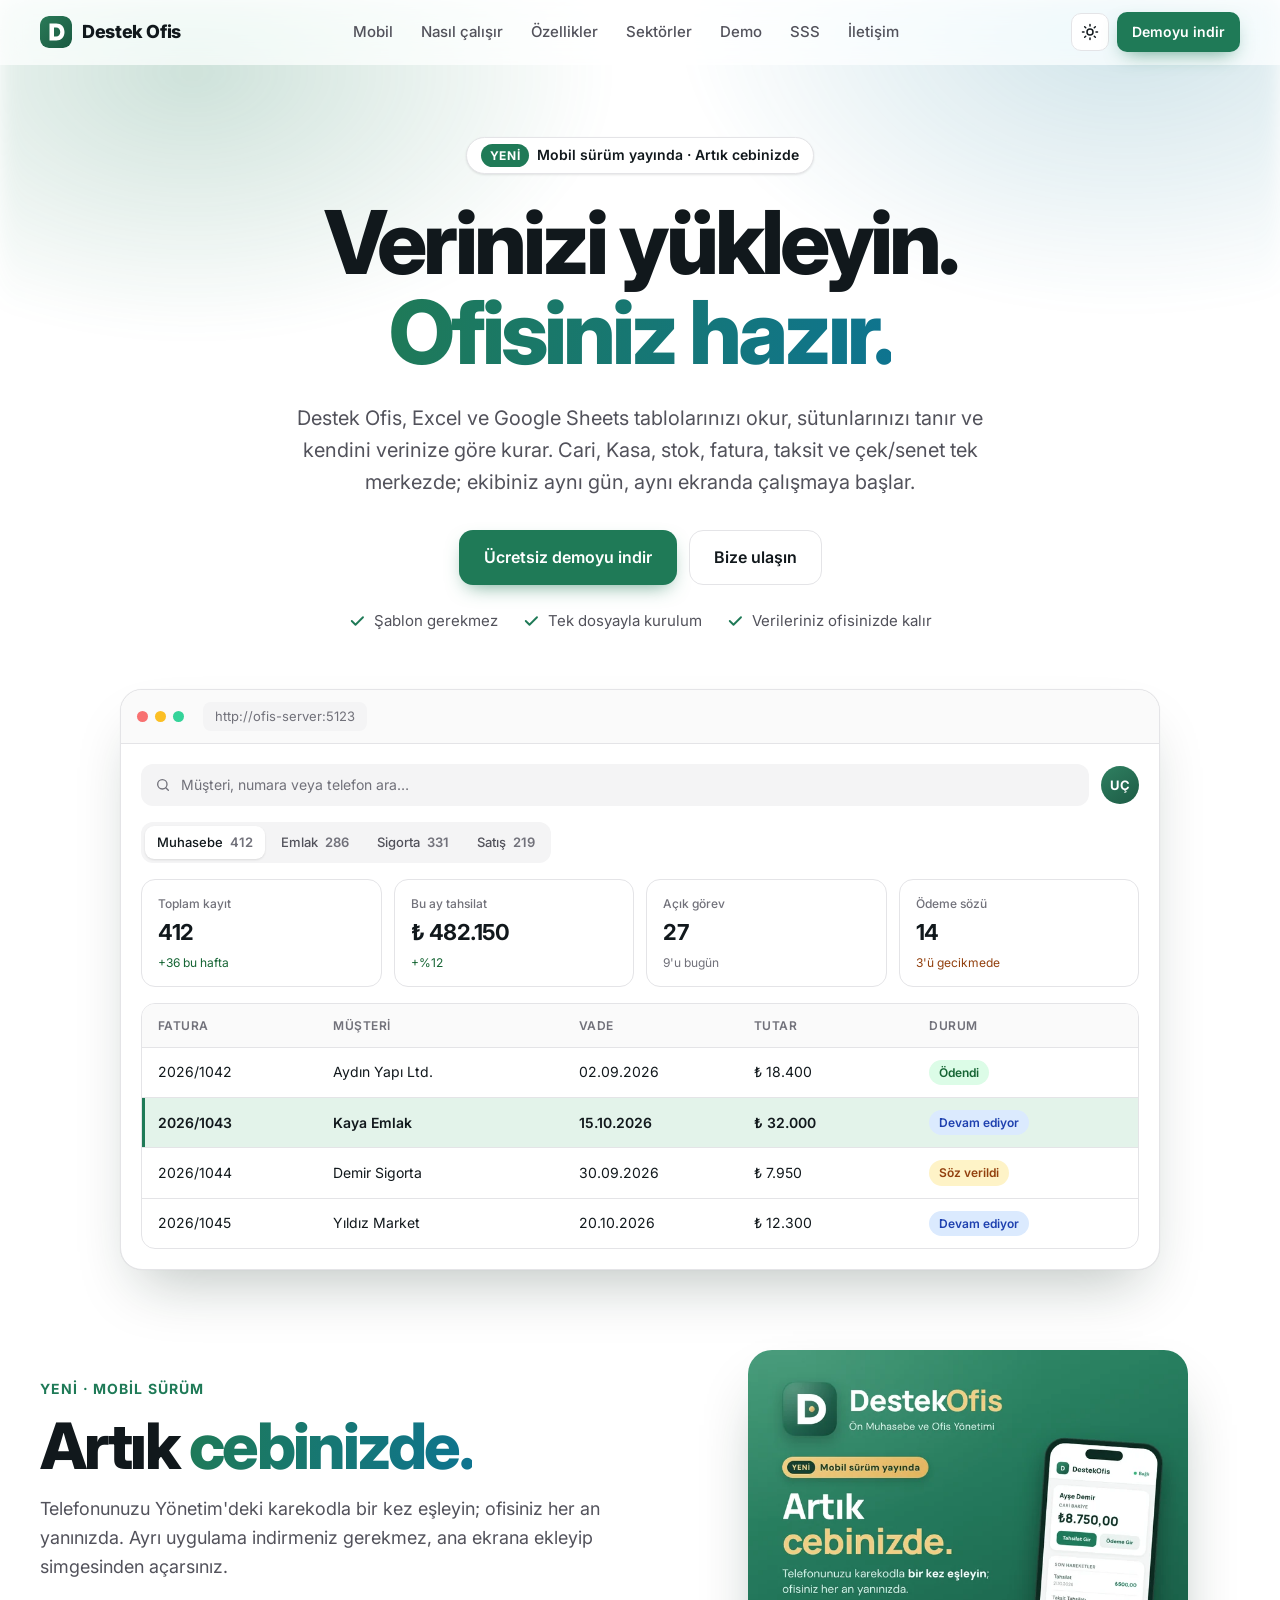
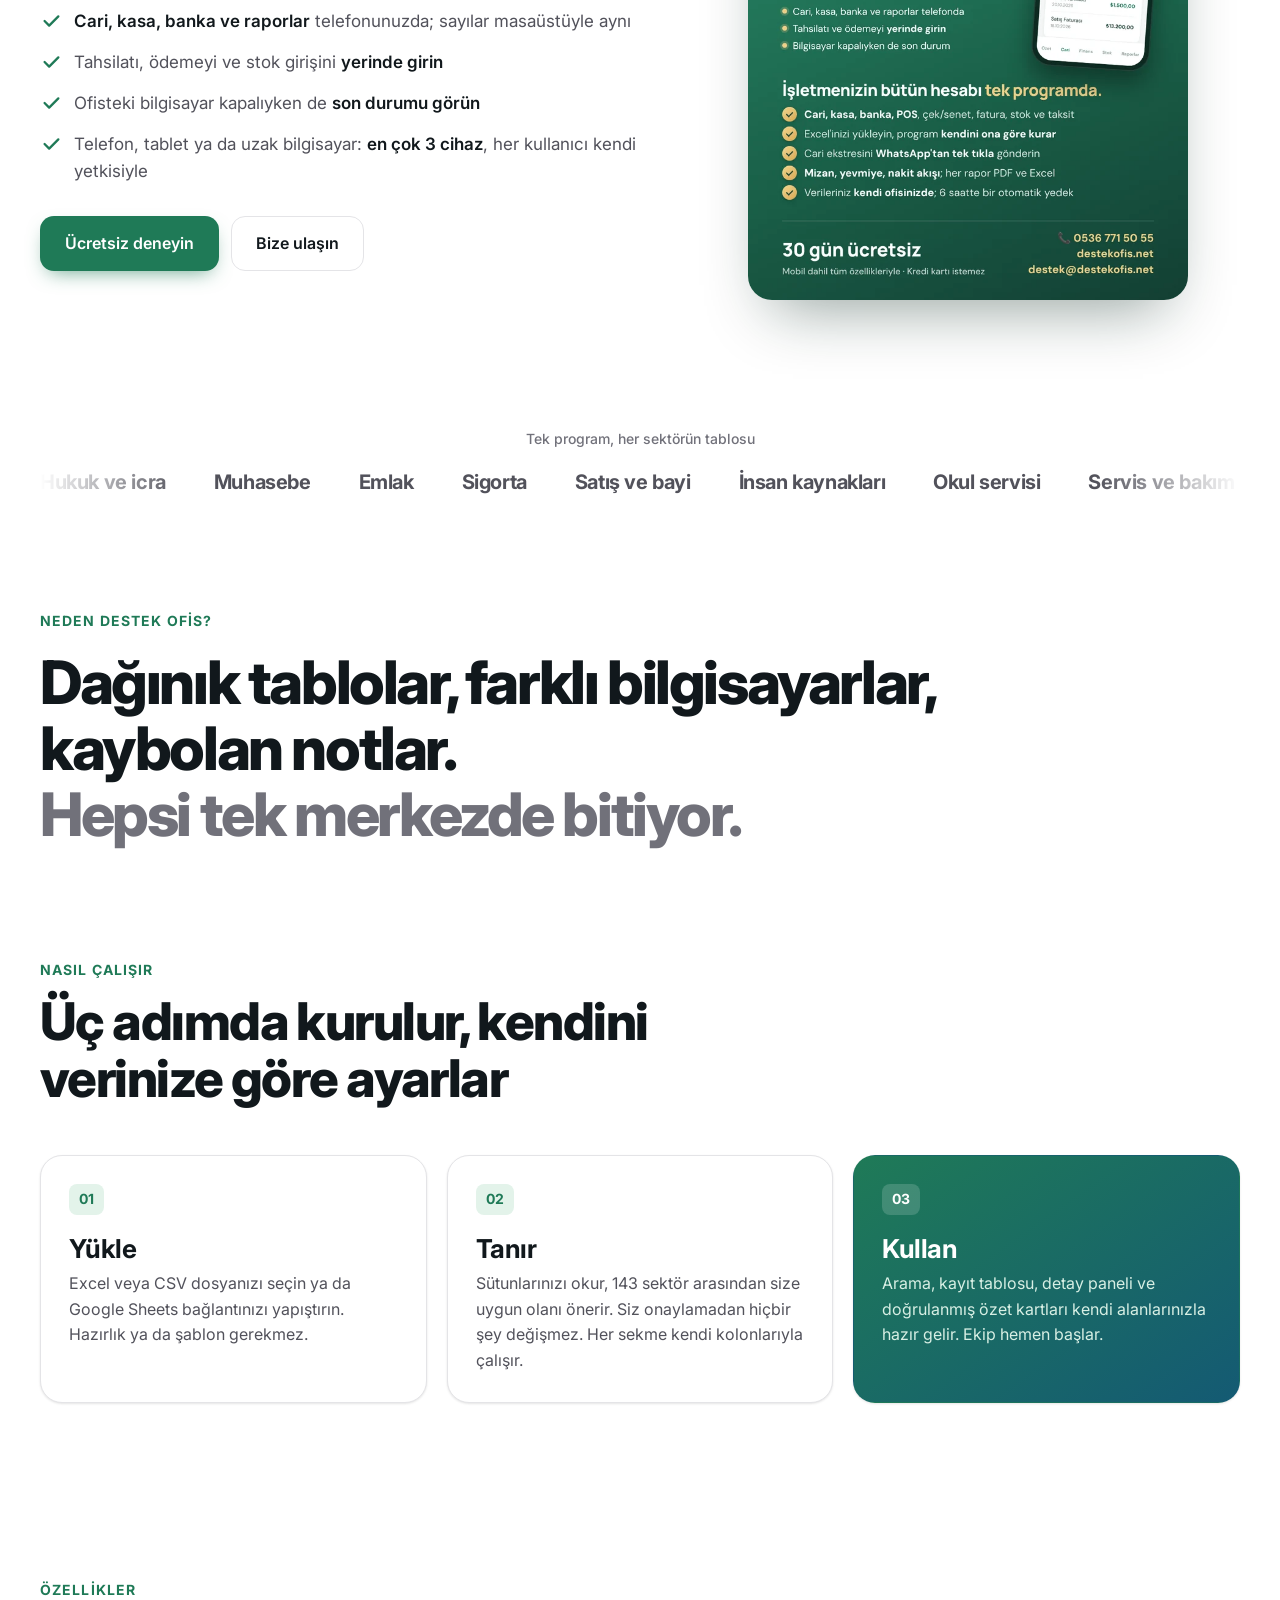
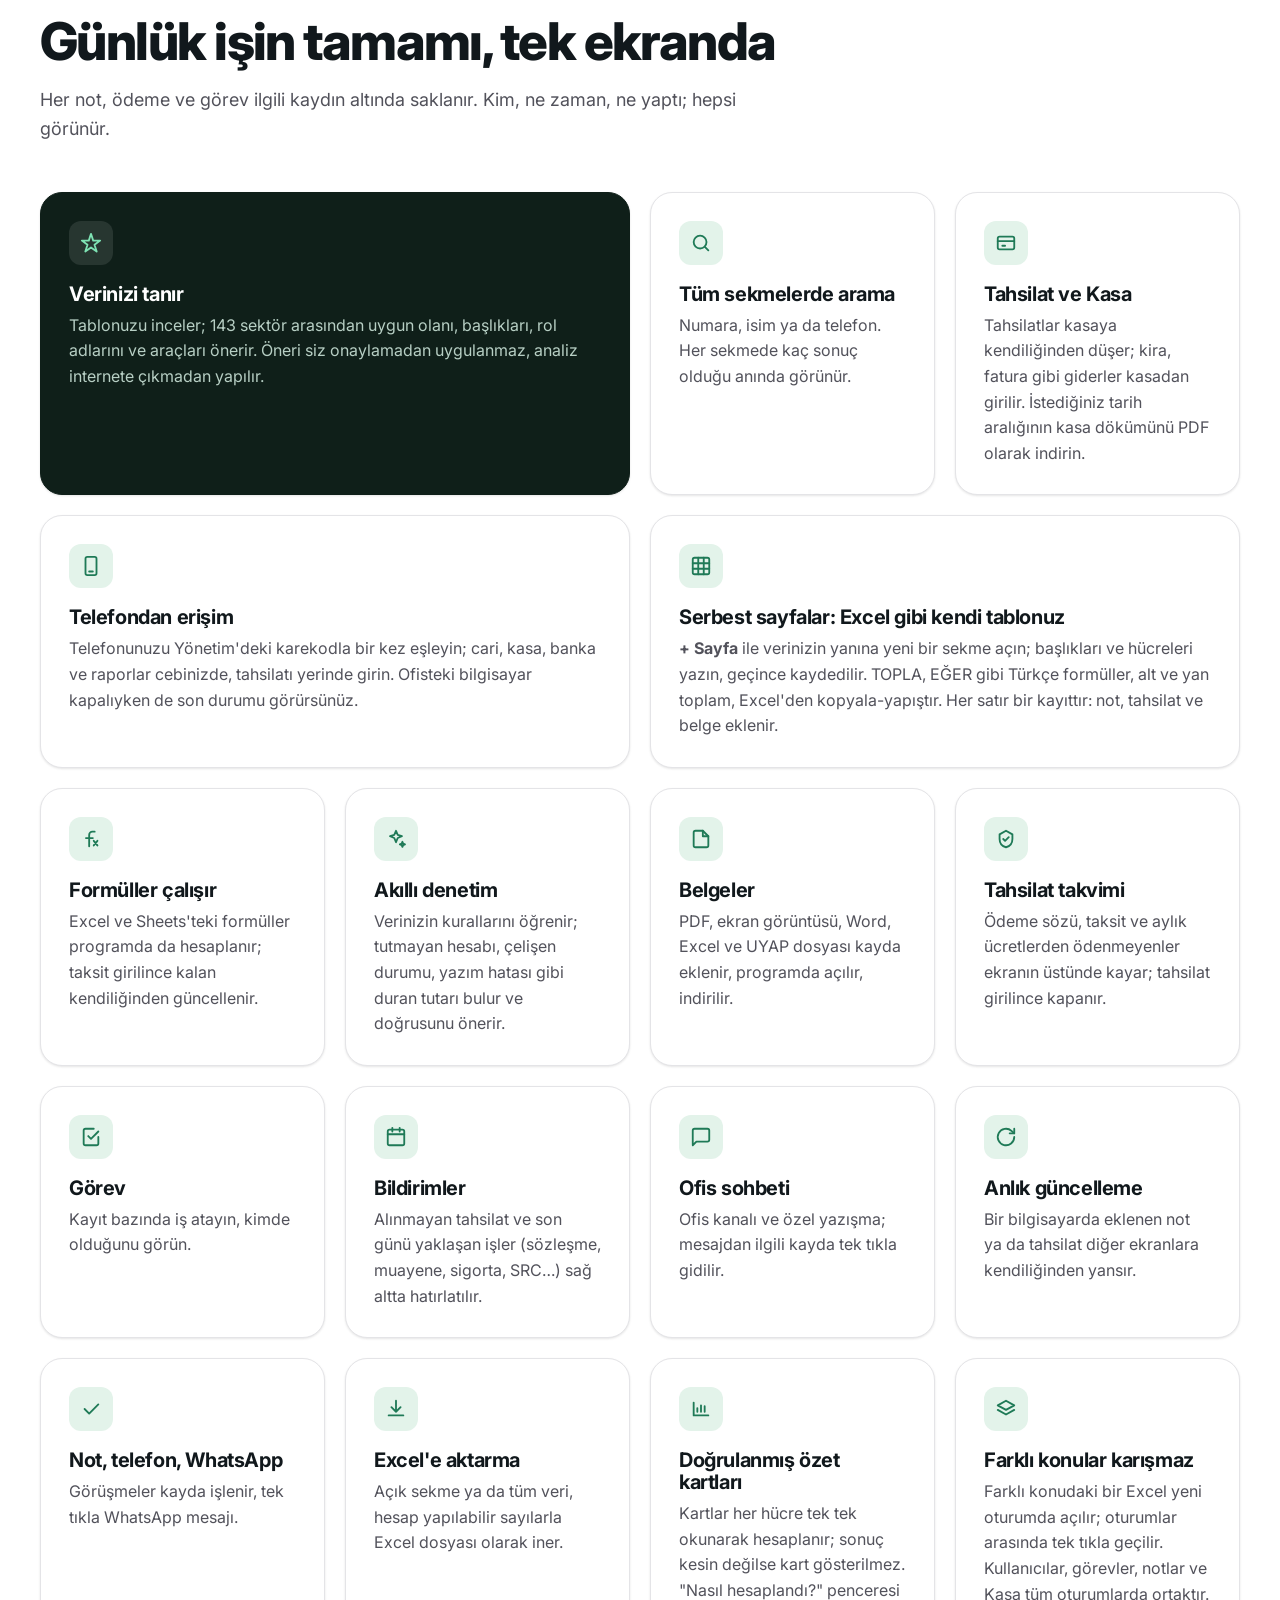
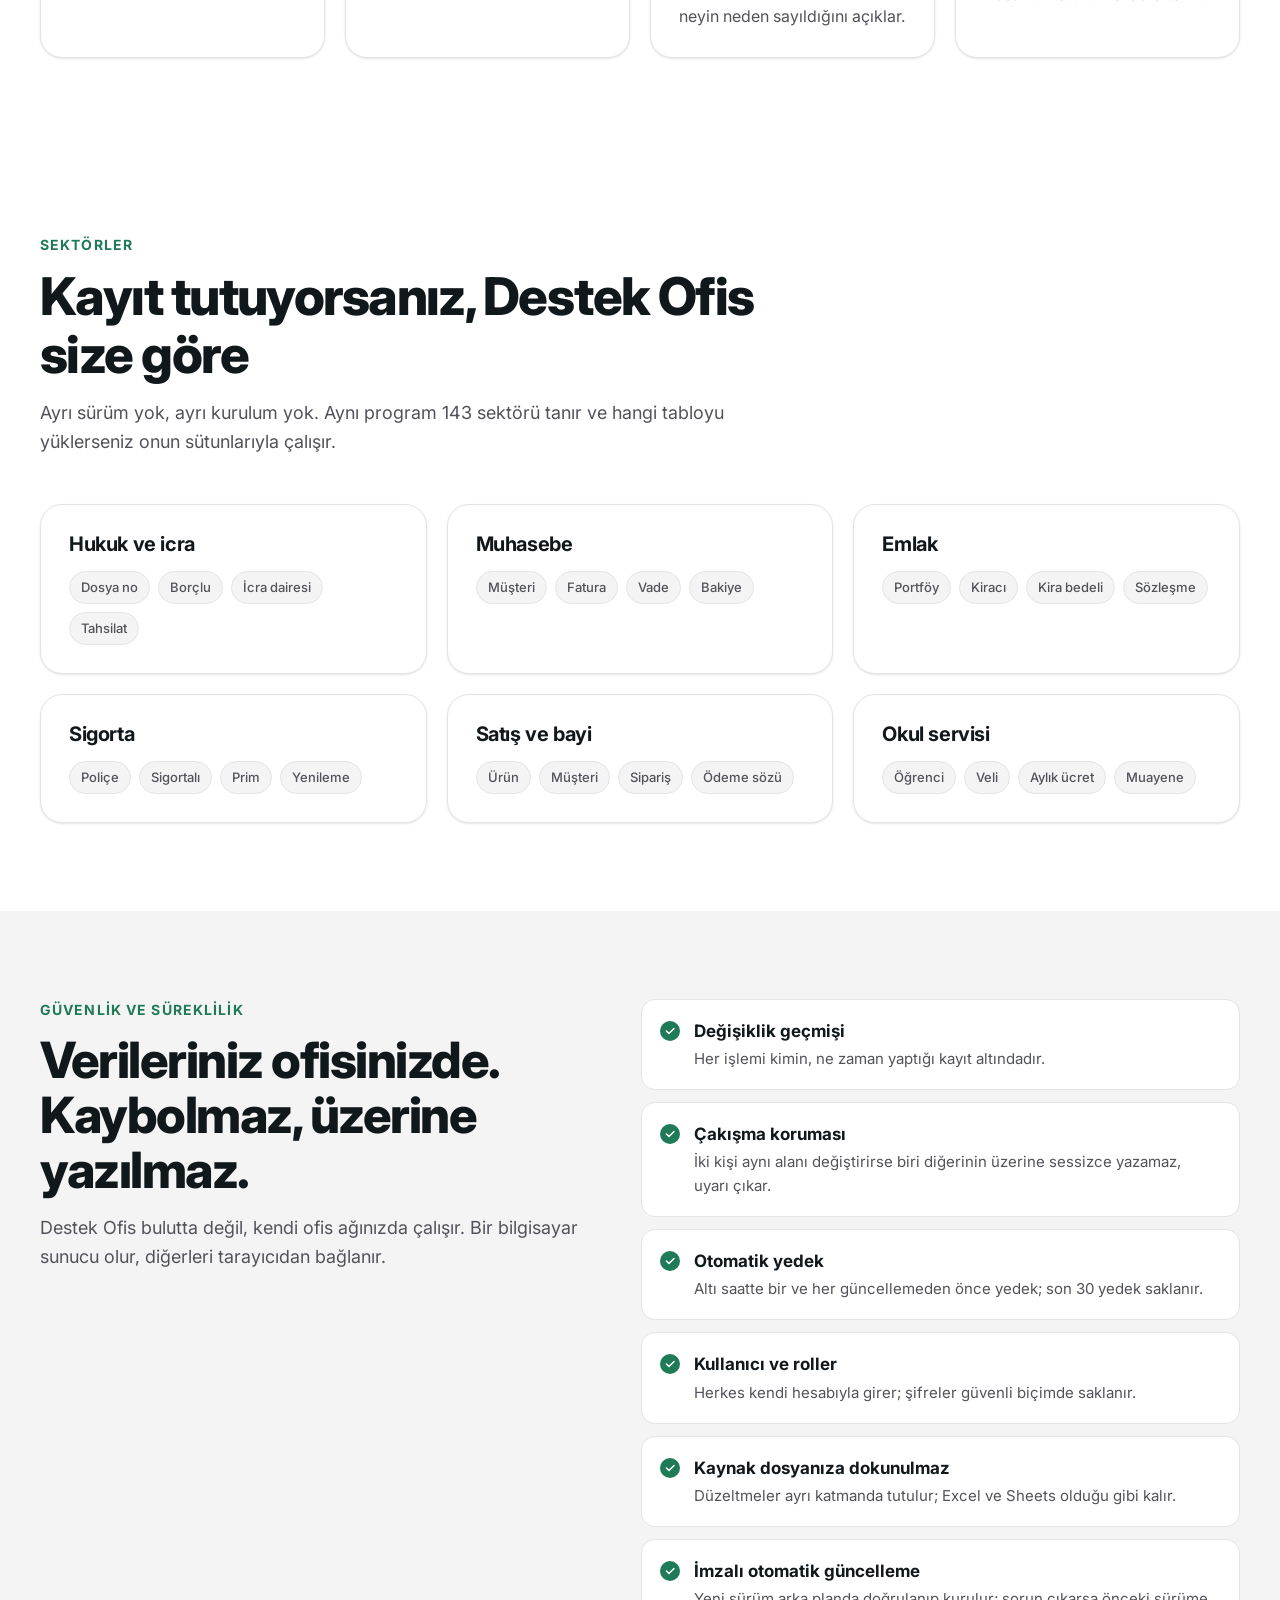
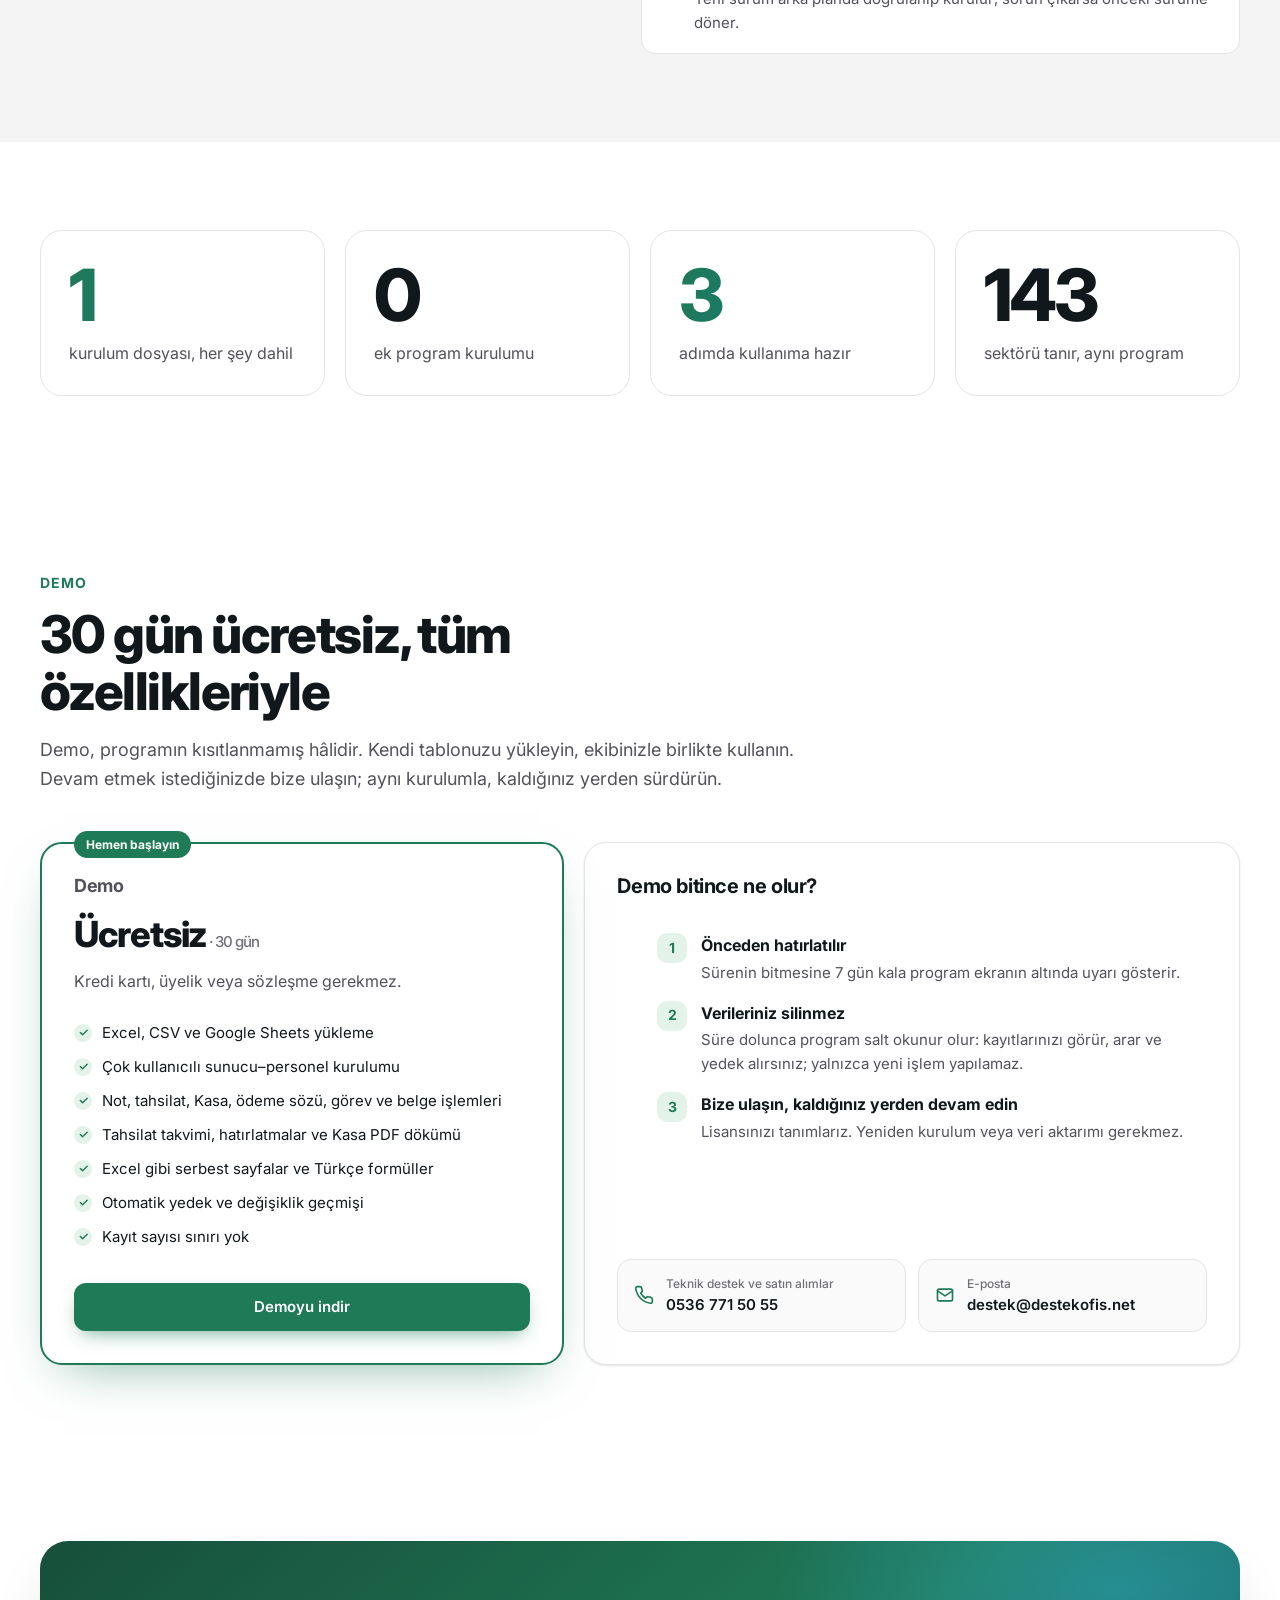
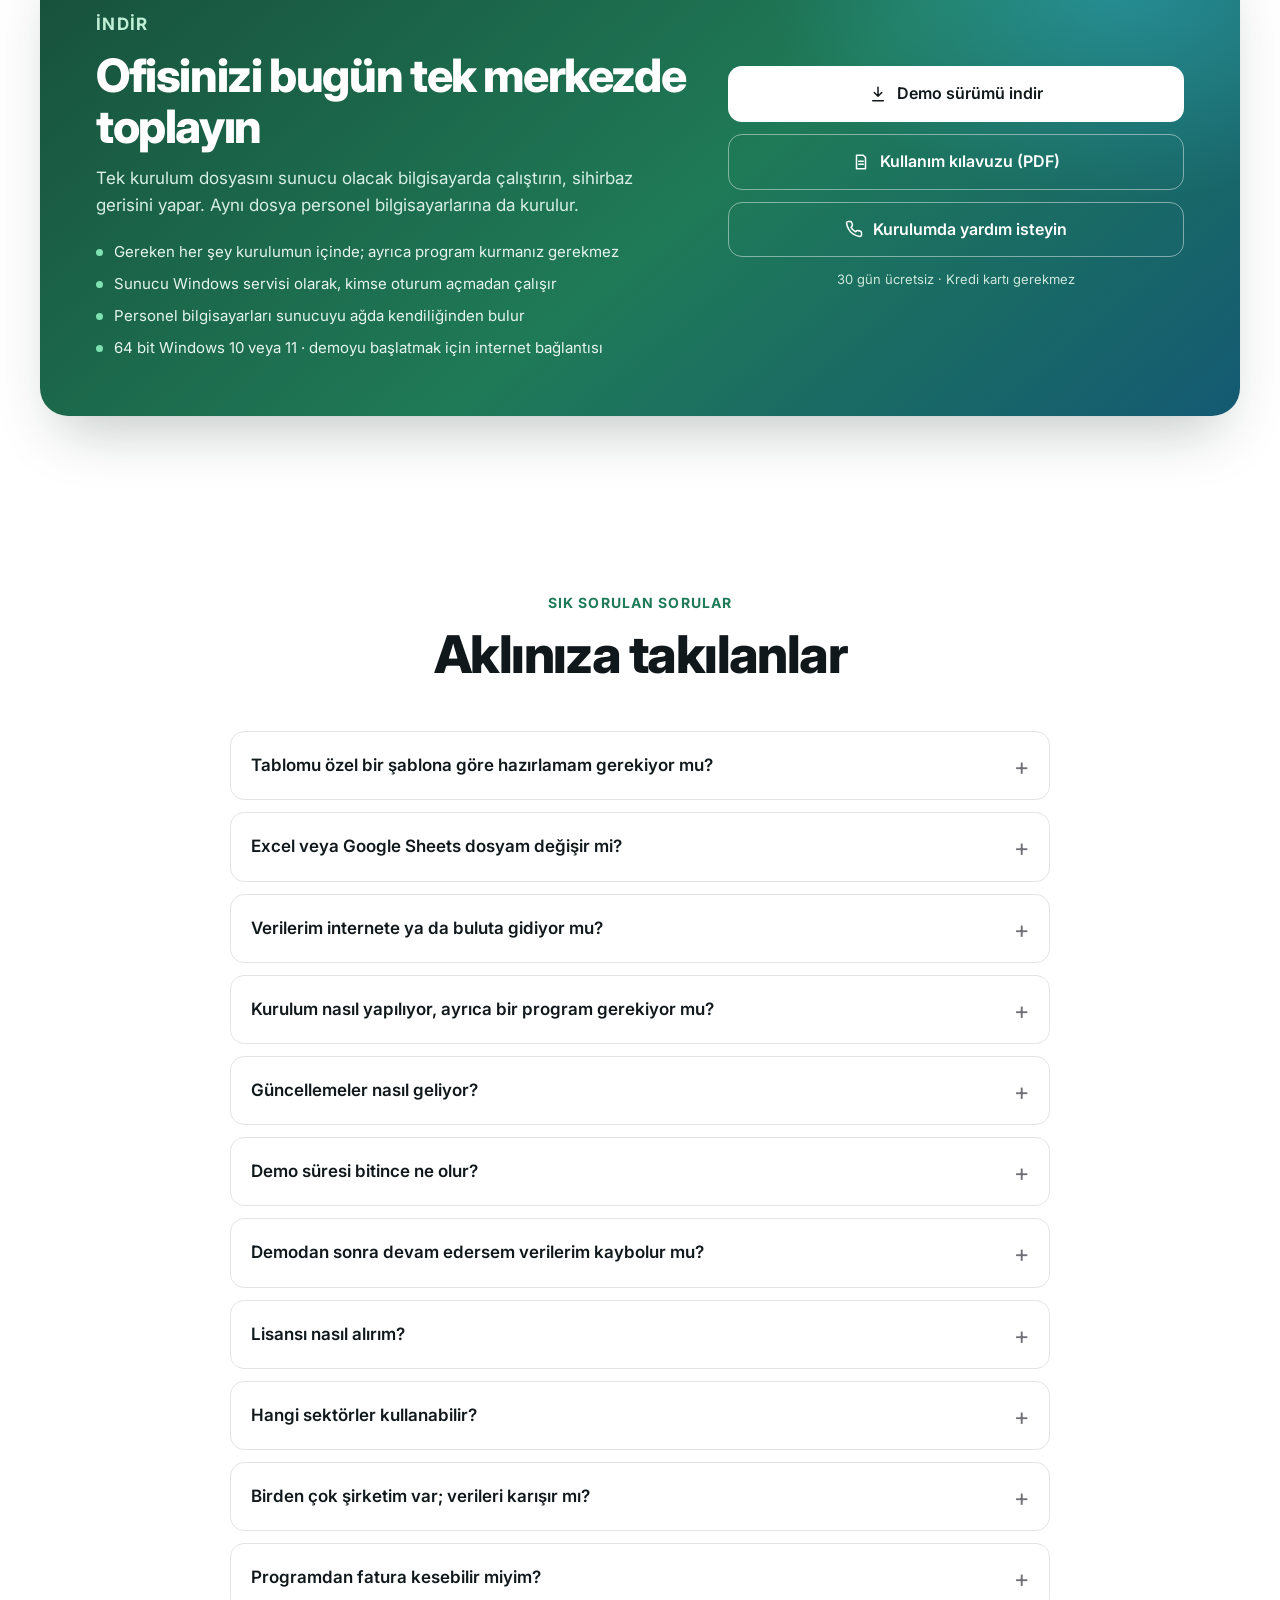
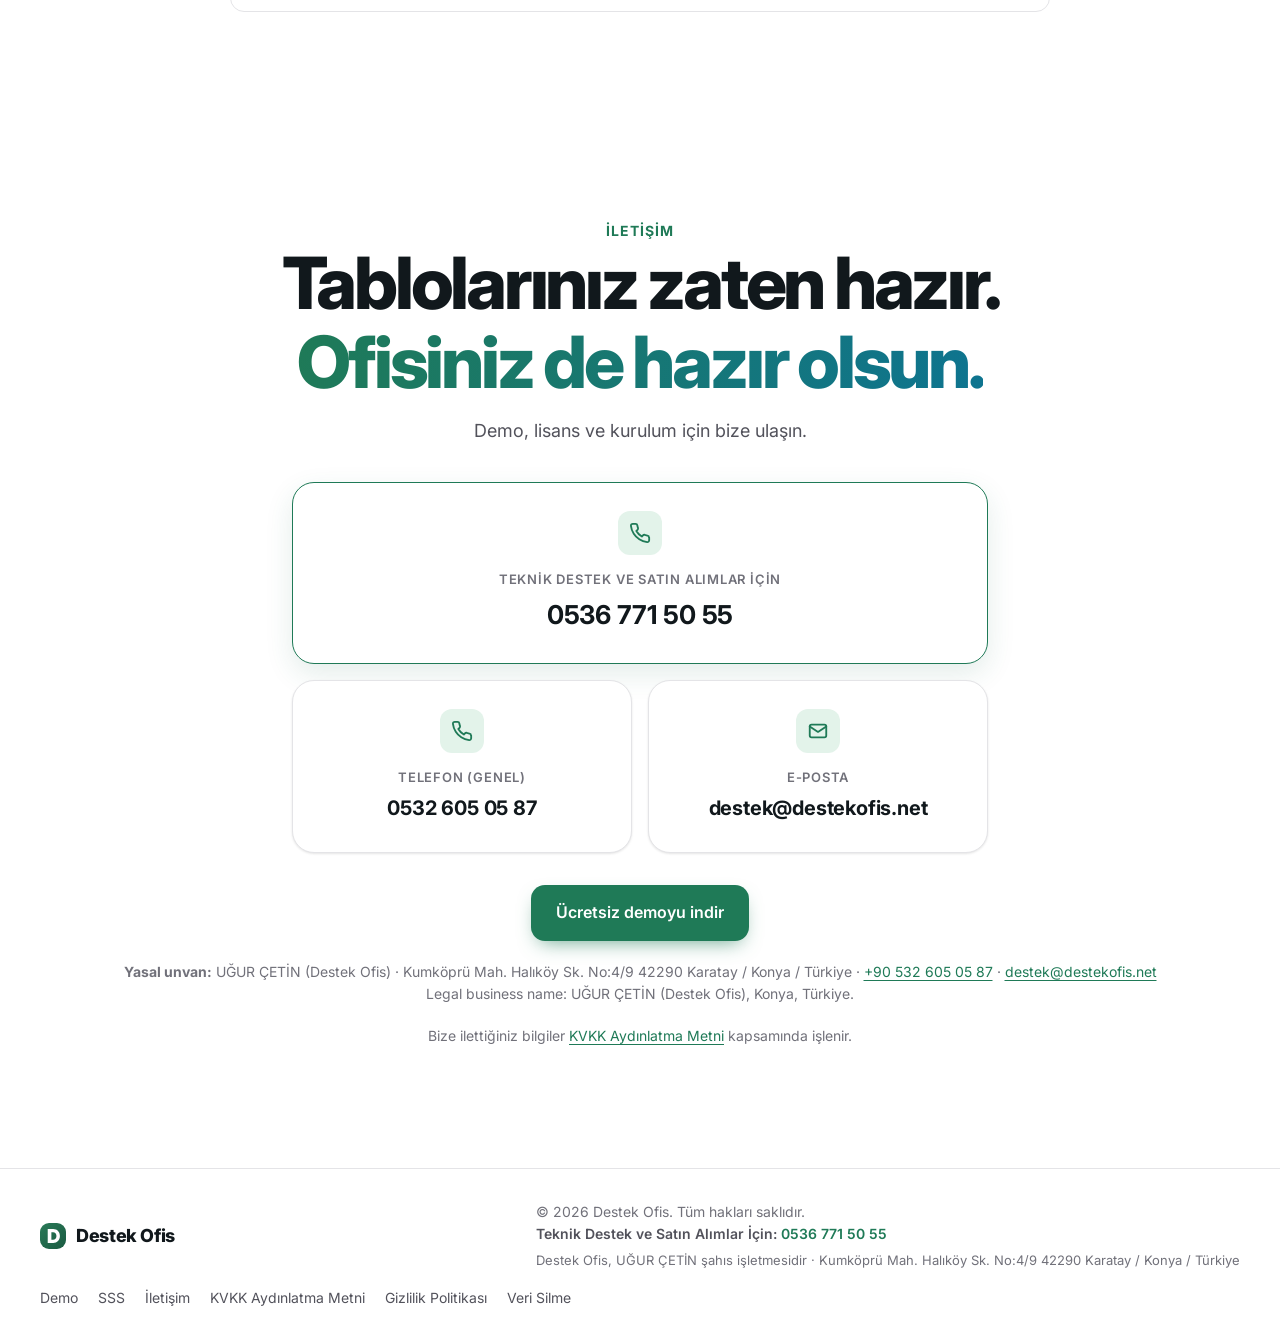
<file: web/index.html>
<!doctype html>
<html lang="tr">
<head>
  <meta charset="utf-8">
  <meta name="viewport" content="width=device-width, initial-scale=1">
  <title>Destek Ofis — Verinizi yükleyin, ofisiniz hazır</title>
  <meta name="description" content="Destek Ofis: Excel ve Google Sheets tablolarınızı yükleyin, sistem verinize göre kendini kursun. Kayıt tutan her sektör için ortak ofis yönetim sistemi. Ücretsiz demoyu indirin.">
  <meta property="og:type" content="website">
  <meta property="og:locale" content="tr_TR">
  <meta property="og:site_name" content="Destek Ofis">
  <meta property="og:title" content="Destek Ofis — Verinizi yükleyin, ofisiniz hazır">
  <meta property="og:description" content="Excel ve Google Sheets tablolarınızı yükleyin, sistem verinize göre kendini kursun. Kayıt tutan her sektör için ortak ofis yönetim sistemi.">
  <meta name="theme-color" content="#1f7a57">
  <meta name="facebook-domain-verification" content="obg6u74791k8tjagn2cn9503fwkf34" />
  <link rel="icon" href="assets/favicon.svg" type="image/svg+xml">
  <link rel="preconnect" href="https://fonts.googleapis.com">
  <link rel="preconnect" href="https://fonts.gstatic.com" crossorigin>
  <link href="https://fonts.googleapis.com/css2?family=Inter:wght@400;500;600;700;800&display=swap" rel="stylesheet">
  <link rel="stylesheet" href="assets/style.css">
</head>
<body>
  <div class="bg-glow" aria-hidden="true"></div>

  <!-- ÜST MENÜ -->
  <header class="nav" id="top">
    <div class="container nav-inner">
      <a href="#top" class="brand" aria-label="Destek Ofis ana sayfa">
        <img src="assets/favicon.svg" alt="" width="32" height="32">
        <span>Destek Ofis</span>
      </a>
      <nav class="nav-links" id="navLinks" aria-label="Ana menü">
        <a href="#mobil">Mobil</a>
        <a href="#nasil">Nasıl çalışır</a>
        <a href="#ozellikler">Özellikler</a>
        <a href="#sektorler">Sektörler</a>
        <a href="#demo">Demo</a>
        <a href="#sss">SSS</a>
        <a href="#iletisim">İletişim</a>
      </nav>
      <div class="nav-actions">
        <button class="icon-btn" id="themeToggle" aria-label="Tema değiştir" title="Tema değiştir">
          <svg class="i-sun" viewBox="0 0 24 24" width="18" height="18" fill="none" stroke="currentColor" stroke-width="2" stroke-linecap="round"><circle cx="12" cy="12" r="4"/><path d="M12 2v2M12 20v2M4.9 4.9l1.4 1.4M17.7 17.7l1.4 1.4M2 12h2M20 12h2M4.9 19.1l1.4-1.4M17.7 6.3l1.4-1.4"/></svg>
          <svg class="i-moon" viewBox="0 0 24 24" width="18" height="18" fill="none" stroke="currentColor" stroke-width="2" stroke-linecap="round"><path d="M21 12.8A9 9 0 1 1 11.2 3a7 7 0 0 0 9.8 9.8z"/></svg>
        </button>
        <a href="#indir" class="btn btn-primary btn-sm">Demoyu indir</a>
        <button class="icon-btn menu-btn" id="menuBtn" aria-label="Menüyü aç" aria-expanded="false" aria-controls="navLinks">
          <svg viewBox="0 0 24 24" width="20" height="20" fill="none" stroke="currentColor" stroke-width="2" stroke-linecap="round"><path d="M4 7h16M4 12h16M4 17h16"/></svg>
        </button>
      </div>
    </div>
  </header>

  <main>
    <!-- HERO -->
    <section class="hero">
      <div class="container hero-inner">
        <a href="#mobil" class="chip chip-new"><b>YENİ</b> Mobil sürüm yayında · Artık cebinizde</a>
        <h1>Verinizi yükleyin.<br><span class="grad">Ofisiniz hazır.</span></h1>
        <p class="lead">Destek Ofis, Excel ve Google Sheets tablolarınızı okur, sütunlarınızı tanır ve kendini verinize göre kurar. Cari, Kasa, stok, fatura, taksit ve çek/senet tek merkezde; ekibiniz aynı gün, aynı ekranda çalışmaya başlar.</p>
        <div class="cta-row">
          <a href="#indir" class="btn btn-primary btn-lg">Ücretsiz demoyu indir</a>
          <a href="#iletisim" class="btn btn-ghost btn-lg">Bize ulaşın</a>
        </div>
        <ul class="hero-points">
          <li><svg viewBox="0 0 24 24"><path d="M5 12l5 5L20 7"/></svg> Şablon gerekmez</li>
          <li><svg viewBox="0 0 24 24"><path d="M5 12l5 5L20 7"/></svg> Tek dosyayla kurulum</li>
          <li><svg viewBox="0 0 24 24"><path d="M5 12l5 5L20 7"/></svg> Verileriniz ofisinizde kalır</li>
        </ul>

        <!-- ÜRÜN GÖRSELİ (HTML ile çizilmiş temsili ekran) -->
        <div class="mock" role="img" aria-label="Destek Ofis ana ekranının temsili görünümü: tablo sekmeleri, özet kartları ve seçili satırı vurgulanmış kayıt tablosu">
          <div class="mock-bar">
            <span></span><span></span><span></span>
            <div class="mock-url">http://ofis-server:5123</div>
          </div>
          <div class="mock-body">
            <div class="mock-top">
              <div class="mock-search">
                <svg viewBox="0 0 24 24"><circle cx="11" cy="11" r="7"/><path d="M20 20l-3.5-3.5"/></svg>
                Müşteri, numara veya telefon ara…
              </div>
              <div class="mock-user">UÇ</div>
            </div>
            <div class="mock-tabs">
              <span class="on">Muhasebe <b>412</b></span>
              <span>Emlak <b>286</b></span>
              <span>Sigorta <b>331</b></span>
              <span>Satış <b>219</b></span>
            </div>
            <div class="mock-stats">
              <div><small>Toplam kayıt</small><strong>412</strong><em class="up">+36 bu hafta</em></div>
              <div><small>Bu ay tahsilat</small><strong>₺ 482.150</strong><em class="up">+%12</em></div>
              <div class="hide-sm"><small>Açık görev</small><strong>27</strong><em>9'u bugün</em></div>
              <div class="hide-sm"><small>Ödeme sözü</small><strong>14</strong><em class="warn">3'ü gecikmede</em></div>
            </div>
            <div class="mock-table">
              <div class="tr th"><span>Fatura</span><span>Müşteri</span><span class="hide-sm">Vade</span><span>Tutar</span><span>Durum</span></div>
              <div class="tr"><span>2026/1042</span><span>Aydın Yapı Ltd.</span><span class="hide-sm">02.09.2026</span><span>₺ 18.400</span><span><i class="pill ok">Ödendi</i></span></div>
              <div class="tr sel"><span>2026/1043</span><span>Kaya Emlak</span><span class="hide-sm">15.10.2026</span><span>₺ 32.000</span><span><i class="pill info">Devam ediyor</i></span></div>
              <div class="tr"><span>2026/1044</span><span>Demir Sigorta</span><span class="hide-sm">30.09.2026</span><span>₺ 7.950</span><span><i class="pill warn">Söz verildi</i></span></div>
              <div class="tr"><span>2026/1045</span><span>Yıldız Market</span><span class="hide-sm">20.10.2026</span><span>₺ 12.300</span><span><i class="pill info">Devam ediyor</i></span></div>
            </div>
          </div>
        </div>
      </div>
    </section>

    <!-- MOBİL (2.4.7) -->
    <section class="section mobile-band" id="mobil">
      <div class="container mobile-grid">
        <div class="mobile-text">
          <p class="eyebrow">Yeni · Mobil sürüm</p>
          <h2>Artık <span class="grad">cebinizde.</span></h2>
          <p class="sub">Telefonunuzu Yönetim'deki karekodla bir kez eşleyin; ofisiniz her an yanınızda. Ayrı uygulama indirmeniz gerekmez, ana ekrana ekleyip simgesinden açarsınız.</p>
          <ul class="mobile-points">
            <li><svg viewBox="0 0 24 24"><path d="M5 12l5 5L20 7"/></svg><span><b>Cari, kasa, banka ve raporlar</b> telefonunuzda; sayılar masaüstüyle aynı</span></li>
            <li><svg viewBox="0 0 24 24"><path d="M5 12l5 5L20 7"/></svg><span>Tahsilatı, ödemeyi ve stok girişini <b>yerinde girin</b></span></li>
            <li><svg viewBox="0 0 24 24"><path d="M5 12l5 5L20 7"/></svg><span>Ofisteki bilgisayar kapalıyken de <b>son durumu görün</b></span></li>
            <li><svg viewBox="0 0 24 24"><path d="M5 12l5 5L20 7"/></svg><span>Telefon, tablet ya da uzak bilgisayar: <b>en çok 3 cihaz</b>, her kullanıcı kendi yetkisiyle</span></li>
          </ul>
          <div class="cta-row mobile-cta">
            <a href="#indir" class="btn btn-primary btn-lg">Ücretsiz deneyin</a>
            <a href="#iletisim" class="btn btn-ghost btn-lg">Bize ulaşın</a>
          </div>
        </div>
        <figure class="mobile-visual">
          <img src="assets/destekofis-mobil.webp" width="720" height="900" loading="lazy" alt="DestekOfis mobil sürüm tanıtımı: 'Artık cebinizde' başlığı ve telefonda cari bakiye, Tahsilat Gir ve Ödeme Gir düğmeleri, son hareketler">
        </figure>
      </div>
    </section>

    <!-- SEKTÖR ŞERİDİ -->
    <section class="strip" aria-label="Uygun sektörler">
      <div class="container">
        <p>Tek program, her sektörün tablosu</p>
        <div class="marquee"><div class="marquee-track">
          <span>Hukuk ve icra</span><span>Muhasebe</span><span>Emlak</span><span>Sigorta</span><span>Satış ve bayi</span><span>İnsan kaynakları</span><span>Okul servisi</span><span>Servis ve bakım</span><span>Tahsilat ofisleri</span>
          <span aria-hidden="true">Hukuk ve icra</span><span aria-hidden="true">Muhasebe</span><span aria-hidden="true">Emlak</span><span aria-hidden="true">Sigorta</span><span aria-hidden="true">Satış ve bayi</span><span aria-hidden="true">İnsan kaynakları</span><span aria-hidden="true">Okul servisi</span><span aria-hidden="true">Servis ve bakım</span><span aria-hidden="true">Tahsilat ofisleri</span>
        </div></div>
      </div>
    </section>

    <!-- BÜYÜK MANŞET -->
    <section class="statement">
      <div class="container">
        <p class="eyebrow">Neden Destek Ofis?</p>
        <h2>Dağınık tablolar, farklı bilgisayarlar, kaybolan notlar.<br><span class="muted">Hepsi tek merkezde bitiyor.</span></h2>
      </div>
    </section>

    <!-- NASIL ÇALIŞIR -->
    <section class="section" id="nasil">
      <div class="container">
        <div class="section-head">
          <p class="eyebrow">Nasıl çalışır</p>
          <h2>Üç adımda kurulur, kendini verinize göre ayarlar</h2>
        </div>
        <div class="steps">
          <article class="card step">
            <span class="step-no">01</span>
            <h3>Yükle</h3>
            <p>Excel veya CSV dosyanızı seçin ya da Google Sheets bağlantınızı yapıştırın. Hazırlık ya da şablon gerekmez.</p>
          </article>
          <article class="card step">
            <span class="step-no">02</span>
            <h3>Tanır</h3>
            <p>Sütunlarınızı okur, 143 sektör arasından size uygun olanı önerir. Siz onaylamadan hiçbir şey değişmez. Her sekme kendi kolonlarıyla çalışır.</p>
          </article>
          <article class="card step step-accent">
            <span class="step-no">03</span>
            <h3>Kullan</h3>
            <p>Arama, kayıt tablosu, detay paneli ve doğrulanmış özet kartları kendi alanlarınızla hazır gelir. Ekip hemen başlar.</p>
          </article>
        </div>
      </div>
    </section>

    <!-- ÖZELLİKLER -->
    <section class="section" id="ozellikler">
      <div class="container">
        <div class="section-head">
          <p class="eyebrow">Özellikler</p>
          <h2>Günlük işin tamamı, tek ekranda</h2>
          <p class="sub">Her not, ödeme ve görev ilgili kaydın altında saklanır. Kim, ne zaman, ne yaptı; hepsi görünür.</p>
        </div>
        <div class="bento">
          <article class="card b-wide b-dark">
            <div class="ico"><svg viewBox="0 0 24 24"><path d="M12 2l2.4 7.4H22l-6.2 4.5 2.4 7.4L12 16.8 5.8 21.3l2.4-7.4L2 9.4h7.6z"/></svg></div>
            <h3>Verinizi tanır</h3>
            <p>Tablonuzu inceler; 143 sektör arasından uygun olanı, başlıkları, rol adlarını ve araçları önerir. Öneri siz onaylamadan uygulanmaz, analiz internete çıkmadan yapılır.</p>
          </article>
          <article class="card">
            <div class="ico"><svg viewBox="0 0 24 24"><circle cx="11" cy="11" r="7"/><path d="M20 20l-3.5-3.5"/></svg></div>
            <h3>Tüm sekmelerde arama</h3>
            <p>Numara, isim ya da telefon. Her sekmede kaç sonuç olduğu anında görünür.</p>
          </article>
          <article class="card">
            <div class="ico"><svg viewBox="0 0 24 24"><rect x="3" y="5" width="18" height="14" rx="2"/><path d="M3 10h18M8 15h3"/></svg></div>
            <h3>Tahsilat ve Kasa</h3>
            <p>Tahsilatlar kasaya kendiliğinden düşer; kira, fatura gibi giderler kasadan girilir. İstediğiniz tarih aralığının kasa dökümünü PDF olarak indirin.</p>
          </article>
          <article class="card b-wide">
            <div class="ico"><svg viewBox="0 0 24 24"><rect x="6" y="2" width="12" height="20" rx="2"/><path d="M10 18h4"/></svg></div>
            <h3>Telefondan erişim</h3>
            <p>Telefonunuzu Yönetim'deki karekodla bir kez eşleyin; cari, kasa, banka ve raporlar cebinizde, tahsilatı yerinde girin. Ofisteki bilgisayar kapalıyken de son durumu görürsünüz.</p>
          </article>
          <article class="card b-wide">
            <div class="ico"><svg viewBox="0 0 24 24"><rect x="3" y="3" width="18" height="18" rx="2"/><path d="M3 9h18M3 15h18M9 3v18M15 3v18"/></svg></div>
            <h3>Serbest sayfalar: Excel gibi kendi tablonuz</h3>
            <p><b>+ Sayfa</b> ile verinizin yanına yeni bir sekme açın; başlıkları ve hücreleri yazın, geçince kaydedilir. TOPLA, EĞER gibi Türkçe formüller, alt ve yan toplam, Excel'den kopyala-yapıştır. Her satır bir kayıttır: not, tahsilat ve belge eklenir.</p>
          </article>
          <article class="card">
            <div class="ico"><svg viewBox="0 0 24 24"><path d="M16 4h-2.5A3.5 3.5 0 0 0 10 7.5V20"/><path d="M6.5 11h7.5"/><path d="M15 14l4 5M19 14l-4 5"/></svg></div>
            <h3>Formüller çalışır</h3>
            <p>Excel ve Sheets'teki formüller programda da hesaplanır; taksit girilince kalan kendiliğinden güncellenir.</p>
          </article>
          <article class="card">
            <div class="ico"><svg viewBox="0 0 24 24"><path d="M12 3l1.9 4.6L18.5 9l-4.6 1.9L12 15.5l-1.9-4.6L5.5 9l4.6-1.4z"/><path d="M19 15l.8 2 2 .8-2 .8-.8 2-.8-2-2-.8 2-.8z"/></svg></div>
            <h3>Akıllı denetim</h3>
            <p>Verinizin kurallarını öğrenir; tutmayan hesabı, çelişen durumu, yazım hatası gibi duran tutarı bulur ve doğrusunu önerir.</p>
          </article>
          <article class="card">
            <div class="ico"><svg viewBox="0 0 24 24"><path d="M14 3H6a2 2 0 0 0-2 2v14a2 2 0 0 0 2 2h12a2 2 0 0 0 2-2V9z"/><path d="M14 3v6h6"/></svg></div>
            <h3>Belgeler</h3>
            <p>PDF, ekran görüntüsü, Word, Excel ve UYAP dosyası kayda eklenir, programda açılır, indirilir.</p>
          </article>
          <article class="card">
            <div class="ico"><svg viewBox="0 0 24 24"><path d="M12 3l7 4v5c0 4.5-3 8-7 9-4-1-7-4.5-7-9V7z"/><path d="M9 12l2 2 4-4"/></svg></div>
            <h3>Tahsilat takvimi</h3>
            <p>Ödeme sözü, taksit ve aylık ücretlerden ödenmeyenler ekranın üstünde kayar; tahsilat girilince kapanır.</p>
          </article>
          <article class="card">
            <div class="ico"><svg viewBox="0 0 24 24"><path d="M9 11l3 3 8-8"/><path d="M20 12v7a2 2 0 0 1-2 2H6a2 2 0 0 1-2-2V5a2 2 0 0 1 2-2h9"/></svg></div>
            <h3>Görev</h3>
            <p>Kayıt bazında iş atayın, kimde olduğunu görün.</p>
          </article>
          <article class="card">
            <div class="ico"><svg viewBox="0 0 24 24"><rect x="3" y="4" width="18" height="17" rx="2"/><path d="M3 9h18M8 2v4M16 2v4"/></svg></div>
            <h3>Bildirimler</h3>
            <p>Alınmayan tahsilat ve son günü yaklaşan işler (sözleşme, muayene, sigorta, SRC…) sağ altta hatırlatılır.</p>
          </article>
          <article class="card">
            <div class="ico"><svg viewBox="0 0 24 24"><path d="M21 15a2 2 0 0 1-2 2H7l-4 4V5a2 2 0 0 1 2-2h14a2 2 0 0 1 2 2z"/></svg></div>
            <h3>Ofis sohbeti</h3>
            <p>Ofis kanalı ve özel yazışma; mesajdan ilgili kayda tek tıkla gidilir.</p>
          </article>
          <article class="card">
            <div class="ico"><svg viewBox="0 0 24 24"><path d="M21 12a9 9 0 1 1-3-6.7L21 8"/><path d="M21 3v5h-5"/></svg></div>
            <h3>Anlık güncelleme</h3>
            <p>Bir bilgisayarda eklenen not ya da tahsilat diğer ekranlara kendiliğinden yansır.</p>
          </article>
          <article class="card">
            <div class="ico"><svg viewBox="0 0 24 24"><path d="M5 12l5 5L20 7"/></svg></div>
            <h3>Not, telefon, WhatsApp</h3>
            <p>Görüşmeler kayda işlenir, tek tıkla WhatsApp mesajı.</p>
          </article>
          <article class="card">
            <div class="ico"><svg viewBox="0 0 24 24"><path d="M12 3v12M7 10l5 5 5-5"/><path d="M4 19h16"/></svg></div>
            <h3>Excel'e aktarma</h3>
            <p>Açık sekme ya da tüm veri, hesap yapılabilir sayılarla Excel dosyası olarak iner.</p>
          </article>
          <article class="card">
            <div class="ico"><svg viewBox="0 0 24 24"><path d="M4 19V5M4 19h16M8 15v-4M12 15V8M16 15v-6"/></svg></div>
            <h3>Doğrulanmış özet kartları</h3>
            <p>Kartlar her hücre tek tek okunarak hesaplanır; sonuç kesin değilse kart gösterilmez. "Nasıl hesaplandı?" penceresi neyin neden sayıldığını açıklar.</p>
          </article>
          <article class="card">
            <div class="ico"><svg viewBox="0 0 24 24"><path d="M12 3l9 5-9 5-9-5z"/><path d="M3 13l9 5 9-5"/></svg></div>
            <h3>Farklı konular karışmaz</h3>
            <p>Farklı konudaki bir Excel yeni oturumda açılır; oturumlar arasında tek tıkla geçilir. Kullanıcılar, görevler, notlar ve Kasa tüm oturumlarda ortaktır.</p>
          </article>
        </div>
      </div>
    </section>

    <!-- SEKTÖRLER -->
    <section class="section" id="sektorler">
      <div class="container">
        <div class="section-head">
          <p class="eyebrow">Sektörler</p>
          <h2>Kayıt tutuyorsanız, Destek Ofis size göre</h2>
          <p class="sub">Ayrı sürüm yok, ayrı kurulum yok. Aynı program 143 sektörü tanır ve hangi tabloyu yüklerseniz onun sütunlarıyla çalışır.</p>
        </div>
        <div class="sectors">
          <article class="card sector"><h3>Hukuk ve icra</h3><div class="tags"><i>Dosya no</i><i>Borçlu</i><i>İcra dairesi</i><i>Tahsilat</i></div></article>
          <article class="card sector"><h3>Muhasebe</h3><div class="tags"><i>Müşteri</i><i>Fatura</i><i>Vade</i><i>Bakiye</i></div></article>
          <article class="card sector"><h3>Emlak</h3><div class="tags"><i>Portföy</i><i>Kiracı</i><i>Kira bedeli</i><i>Sözleşme</i></div></article>
          <article class="card sector"><h3>Sigorta</h3><div class="tags"><i>Poliçe</i><i>Sigortalı</i><i>Prim</i><i>Yenileme</i></div></article>
          <article class="card sector"><h3>Satış ve bayi</h3><div class="tags"><i>Ürün</i><i>Müşteri</i><i>Sipariş</i><i>Ödeme sözü</i></div></article>
          <article class="card sector"><h3>Okul servisi</h3><div class="tags"><i>Öğrenci</i><i>Veli</i><i>Aylık ücret</i><i>Muayene</i></div></article>
        </div>
      </div>
    </section>

    <!-- GÜVEN -->
    <section class="section trust">
      <div class="container trust-inner">
        <div class="trust-copy">
          <p class="eyebrow">Güvenlik ve süreklilik</p>
          <h2>Verileriniz ofisinizde.<br>Kaybolmaz, üzerine yazılmaz.</h2>
          <p class="sub">Destek Ofis bulutta değil, kendi ofis ağınızda çalışır. Bir bilgisayar sunucu olur, diğerleri tarayıcıdan bağlanır.</p>
        </div>
        <ul class="trust-list">
          <li><b>Değişiklik geçmişi</b><span>Her işlemi kimin, ne zaman yaptığı kayıt altındadır.</span></li>
          <li><b>Çakışma koruması</b><span>İki kişi aynı alanı değiştirirse biri diğerinin üzerine sessizce yazamaz, uyarı çıkar.</span></li>
          <li><b>Otomatik yedek</b><span>Altı saatte bir ve her güncellemeden önce yedek; son 30 yedek saklanır.</span></li>
          <li><b>Kullanıcı ve roller</b><span>Herkes kendi hesabıyla girer; şifreler güvenli biçimde saklanır.</span></li>
          <li><b>Kaynak dosyanıza dokunulmaz</b><span>Düzeltmeler ayrı katmanda tutulur; Excel ve Sheets olduğu gibi kalır.</span></li>
          <li><b>İmzalı otomatik güncelleme</b><span>Yeni sürüm arka planda doğrulanıp kurulur; sorun çıkarsa önceki sürüme döner.</span></li>
        </ul>
      </div>
    </section>

    <!-- RAKAMLAR / MANŞET ŞERİDİ -->
    <section class="section">
      <div class="container numbers">
        <div><strong>1</strong><span>kurulum dosyası, her şey dahil</span></div>
        <div><strong>0</strong><span>ek program kurulumu</span></div>
        <div><strong>3</strong><span>adımda kullanıma hazır</span></div>
        <div><strong>143</strong><span>sektörü tanır, aynı program</span></div>
      </div>
    </section>

    <!-- DEMO -->
    <section class="section" id="demo">
      <div class="container">
        <div class="section-head">
          <p class="eyebrow">Demo</p>
          <h2>30 gün ücretsiz, tüm özellikleriyle</h2>
          <p class="sub">Demo, programın kısıtlanmamış hâlidir. Kendi tablonuzu yükleyin, ekibinizle birlikte kullanın. Devam etmek istediğinizde bize ulaşın; aynı kurulumla, kaldığınız yerden sürdürün.</p>
        </div>
        <div class="demo-grid">
          <article class="card plan plan-pro">
            <span class="badge">Hemen başlayın</span>
            <h3>Demo</h3>
            <p class="price">Ücretsiz<small> · 30 gün</small></p>
            <p class="plan-sub">Kredi kartı, üyelik veya sözleşme gerekmez.</p>
            <ul>
              <li>Excel, CSV ve Google Sheets yükleme</li>
              <li>Çok kullanıcılı sunucu–personel kurulumu</li>
              <li>Not, tahsilat, Kasa, ödeme sözü, görev ve belge işlemleri</li>
              <li>Tahsilat takvimi, hatırlatmalar ve Kasa PDF dökümü</li>
              <li>Excel gibi serbest sayfalar ve Türkçe formüller</li>
              <li>Otomatik yedek ve değişiklik geçmişi</li>
              <li>Kayıt sayısı sınırı yok</li>
            </ul>
            <a href="#indir" class="btn btn-primary btn-block">Demoyu indir</a>
          </article>
          <article class="card after">
            <h3>Demo bitince ne olur?</h3>
            <ol class="after-steps">
              <li><b>Önceden hatırlatılır</b><span>Sürenin bitmesine 7 gün kala program ekranın altında uyarı gösterir.</span></li>
              <li><b>Verileriniz silinmez</b><span>Süre dolunca program salt okunur olur: kayıtlarınızı görür, arar ve yedek alırsınız; yalnızca yeni işlem yapılamaz.</span></li>
              <li><b>Bize ulaşın, kaldığınız yerden devam edin</b><span>Lisansınızı tanımlarız. Yeniden kurulum veya veri aktarımı gerekmez.</span></li>
            </ol>
            <div class="contact-lines">
              <a href="tel:+905367715055" class="contact-line"><svg viewBox="0 0 24 24"><path d="M22 16.9v3a2 2 0 0 1-2.2 2 19.8 19.8 0 0 1-8.6-3.1 19.5 19.5 0 0 1-6-6A19.8 19.8 0 0 1 2.1 4.2 2 2 0 0 1 4.1 2h3a2 2 0 0 1 2 1.7c.1.9.4 1.8.7 2.7a2 2 0 0 1-.5 2.1L8 9.8a16 16 0 0 0 6 6l1.3-1.3a2 2 0 0 1 2.1-.4c.9.3 1.8.6 2.7.7a2 2 0 0 1 1.7 2z"/></svg><span><small>Teknik destek ve satın alımlar</small>0536 771 50 55</span></a>
              <a href="mailto:destek@destekofis.net?subject=Destek%20Ofis" class="contact-line"><svg viewBox="0 0 24 24"><rect x="3" y="5" width="18" height="14" rx="2"/><path d="M3 7l9 6 9-6"/></svg><span><small>E-posta</small>destek<wbr>@destekofis.net</span></a>
            </div>
          </article>
        </div>
      </div>
    </section>

    <!-- İNDİR -->
    <section class="section" id="indir">
      <div class="container">
        <div class="download">
          <div>
            <p class="eyebrow light">İndir</p>
            <h2>Ofisinizi bugün tek merkezde toplayın</h2>
            <p>Tek kurulum dosyasını sunucu olacak bilgisayarda çalıştırın, sihirbaz gerisini yapar. Aynı dosya personel bilgisayarlarına da kurulur.</p>
            <ul class="reqs">
              <li>Gereken her şey kurulumun içinde; ayrıca program kurmanız gerekmez</li>
              <li>Sunucu Windows servisi olarak, kimse oturum açmadan çalışır</li>
              <li>Personel bilgisayarları sunucuyu ağda kendiliğinden bulur</li>
              <li>64 bit Windows 10 veya 11 · demoyu başlatmak için internet bağlantısı</li>
            </ul>
          </div>
          <div class="download-actions">
            <a href="https://github.com/ceougur/ofis---y-netimi/releases/latest/download/DestekOfis-Kurulum.exe" class="btn btn-white btn-lg" id="demoDownload">
              <svg viewBox="0 0 24 24"><path d="M12 3v12M7 10l5 5 5-5M5 21h14"/></svg>
              Demo sürümü indir
            </a>
            <a href="/indir/DestekOfis-Kullanim-Kilavuzu.pdf" class="btn btn-outline-white btn-lg" id="guideDownload" target="_blank" rel="noopener">
              <svg viewBox="0 0 24 24"><path d="M6 3h9l3 3v15H6z"/><path d="M9 11h6M9 15h6"/></svg>
              Kullanım kılavuzu (PDF)
            </a>
            <a href="#iletisim" class="btn btn-outline-white btn-lg">
              <svg viewBox="0 0 24 24"><path d="M22 16.9v3a2 2 0 0 1-2.2 2 19.8 19.8 0 0 1-8.6-3.1 19.5 19.5 0 0 1-6-6A19.8 19.8 0 0 1 2.1 4.2 2 2 0 0 1 4.1 2h3a2 2 0 0 1 2 1.7c.1.9.4 1.8.7 2.7a2 2 0 0 1-.5 2.1L8 9.8a16 16 0 0 0 6 6l1.3-1.3a2 2 0 0 1 2.1-.4c.9.3 1.8.6 2.7.7a2 2 0 0 1 1.7 2z"/></svg>
              Kurulumda yardım isteyin
            </a>
            <small>30 gün ücretsiz · Kredi kartı gerekmez</small>
          </div>
        </div>
      </div>
    </section>

    <!-- SSS -->
    <section class="section" id="sss">
      <div class="container narrow">
        <div class="section-head center">
          <p class="eyebrow">Sık sorulan sorular</p>
          <h2>Aklınıza takılanlar</h2>
        </div>
        <div class="faq">
          <details>
            <summary>Tablomu özel bir şablona göre hazırlamam gerekiyor mu?</summary>
            <p>Hayır. Destek Ofis sütun başlıklarınızı olduğu gibi okur, sektörünüzü önerir ve tutar, tarih gibi alan türlerini kendisi belirler. Başlıkları sonradan kalemle değiştirebilirsiniz.</p>
          </details>
          <details>
            <summary>Excel veya Google Sheets dosyam değişir mi?</summary>
            <p>Hayır. Kaynak dosyanıza dokunulmaz. Programda yaptığınız düzeltmeler, notlar ve işlemler merkezi veritabanında ayrı bir katman olarak saklanır.</p>
          </details>
          <details>
            <summary>Verilerim internete ya da buluta gidiyor mu?</summary>
            <p>Hayır. Verileriniz ofisinizdeki sunucu bilgisayarda saklanır ve analiz internete çıkmadan yapılır. Sunucu yalnızca lisans doğrulaması, güncelleme denetimi ve (kullanırsanız) Google Sheets eşitlemesi için internete bağlanır. Lisans doğrulamasında kayıtlarınız gönderilmez; yalnızca kurulum kimliği, program sürümü ve lisans numarası gönderilir.</p>
          </details>
          <details>
            <summary>Kurulum nasıl yapılıyor, ayrıca bir program gerekiyor mu?</summary>
            <p>Tek bir kurulum dosyası var ve gereken her şey içinde; ayrıca bir şey kurmanız gerekmez. Sunucu bilgisayarda "Sunucu", diğerlerinde "Personel bilgisayarı" seçilir. Personel bilgisayarları sunucuyu ağda kendiliğinden bulur; istenirse tarayıcıdan da bağlanılabilir.</p>
          </details>
          <details>
            <summary>Güncellemeler nasıl geliyor?</summary>
            <p>Kendiliğinden. Sunucu yeni sürümü arka planda indirir, imzasını doğrular, önce yedek alır ve yaklaşık bir dakikada geçer. Sorun çıkarsa önceki sürüme döner.</p>
          </details>
          <details>
            <summary>Demo süresi bitince ne olur?</summary>
            <p>Program salt okunur olur: kayıtlarınızı görür, arar, dışa aktarır ve yedek alırsınız; yeni kayıt, not veya tahsilat girilemez. Kullanmaya devam etmek için bizi arayın (Teknik Destek ve Satın Alımlar İçin: <a href="tel:+905367715055">0536 771 50 55</a>) ya da <a href="mailto:destek@destekofis.net">destek@destekofis.net</a> adresine yazın.</p>
          </details>
          <details>
            <summary>Demodan sonra devam edersem verilerim kaybolur mu?</summary>
            <p>Hayır. Lisans, demoyu kurduğunuz programa tanımlanır; yeniden kurulum veya veri aktarımı gerekmez. Demo süresi dolmuş olsa bile kayıtlarınız yerinde durur ve lisans tanımlandığı anda kaldığınız yerden devam edersiniz.</p>
          </details>
          <details>
            <summary>Lisansı nasıl alırım?</summary>
            <p>Lisanslar şimdilik site üzerinden satılmıyor. Bizi arayın (Teknik Destek ve Satın Alımlar İçin: <a href="tel:+905367715055">0536 771 50 55</a>) ya da e-posta gönderin; ofisinize uygun lisansı birlikte belirleyip tanımlayalım. Lisans, internet üzerinden programınıza kendiliğinden gelir ya da size verilen lisans anahtarını programın Yönetim → Lisans ekranına yazarsınız.</p>
          </details>
          <details>
            <summary>Hangi sektörler kullanabilir?</summary>
            <p>Kayıt tutan her sektör: hukuk ve icra, muhasebe, emlak, sigorta, satış, insan kaynakları, servis ve daha fazlası. Program tek; yüklediğiniz tabloya göre şekillenir.</p>
          </details>
          <details>
            <summary>Birden çok şirketim var; verileri karışır mı?</summary>
            <p>Hayır. Her şirket ayrı veri dosyasında tutulur (001, 002…). Sol üstten şirket seçilir; cari, Kasa, stok, fatura ve tablolar yalnız o şirkete aittir. İsterseniz seçtiğiniz şirketlerin toplamlarını yan yana gösteren birleşik rapor alırsınız.</p>
          </details>
          <details>
            <summary>Programdan fatura kesebilir miyim?</summary>
            <p>Fatura, iade ve makbuz düzenlenir; stok, cari ve Kasa'ya aynı anda işlenir, PDF basılır. Belge şimdilik "Müşteri Fişi" olarak çıkar; GİB e-Fatura / e-Arşiv gönderimi entegratör bağlantısı açıldığında resmî belgeye dönüşür.</p>
          </details>
        </div>
      </div>
    </section>

    <!-- İLETİŞİM -->
    <section class="section final" id="iletisim">
      <div class="container center">
        <p class="eyebrow">İletişim</p>
        <h2>Tablolarınız zaten hazır.<br><span class="grad">Ofisiniz de hazır olsun.</span></h2>
        <p class="sub">Demo, lisans ve kurulum için bize ulaşın.</p>
        <div class="contact-cards">
          <a class="card contact-card is-support" href="tel:+905367715055">
            <span class="ico"><svg viewBox="0 0 24 24"><path d="M22 16.9v3a2 2 0 0 1-2.2 2 19.8 19.8 0 0 1-8.6-3.1 19.5 19.5 0 0 1-6-6A19.8 19.8 0 0 1 2.1 4.2 2 2 0 0 1 4.1 2h3a2 2 0 0 1 2 1.7c.1.9.4 1.8.7 2.7a2 2 0 0 1-.5 2.1L8 9.8a16 16 0 0 0 6 6l1.3-1.3a2 2 0 0 1 2.1-.4c.9.3 1.8.6 2.7.7a2 2 0 0 1 1.7 2z"/></svg></span>
            <small>Teknik Destek ve Satın Alımlar İçin</small>
            <strong>0536 771 50 55</strong>
          </a>
          <a class="card contact-card" href="tel:+905326050587">
            <span class="ico"><svg viewBox="0 0 24 24"><path d="M22 16.9v3a2 2 0 0 1-2.2 2 19.8 19.8 0 0 1-8.6-3.1 19.5 19.5 0 0 1-6-6A19.8 19.8 0 0 1 2.1 4.2 2 2 0 0 1 4.1 2h3a2 2 0 0 1 2 1.7c.1.9.4 1.8.7 2.7a2 2 0 0 1-.5 2.1L8 9.8a16 16 0 0 0 6 6l1.3-1.3a2 2 0 0 1 2.1-.4c.9.3 1.8.6 2.7.7a2 2 0 0 1 1.7 2z"/></svg></span>
            <small>Telefon (genel)</small>
            <strong>0532 605 05 87</strong>
          </a>
          <a class="card contact-card" href="mailto:destek@destekofis.net?subject=Destek%20Ofis">
            <span class="ico"><svg viewBox="0 0 24 24"><rect x="3" y="5" width="18" height="14" rx="2"/><path d="M3 7l9 6 9-6"/></svg></span>
            <small>E-posta</small>
            <strong>destek<wbr>@destekofis.net</strong>
          </a>
        </div>
        <div class="cta-row center">
          <a href="#indir" class="btn btn-primary btn-lg">Ücretsiz demoyu indir</a>
        </div>
        <p class="legal-note company-legal"><b>Yasal unvan:</b> UĞUR ÇETİN (Destek Ofis) · Kumköprü Mah. Halıköy Sk. No:4/9 42290 Karatay / Konya / Türkiye · <a href="tel:+905326050587">+90 532 605 05 87</a> · <a href="mailto:destek@destekofis.net">destek@destekofis.net</a><br><span lang="en">Legal business name: UĞUR ÇETİN (Destek Ofis), Konya, Türkiye.</span></p>
        <p class="legal-note">Bize ilettiğiniz bilgiler <a href="/kvkk">KVKK Aydınlatma Metni</a> kapsamında işlenir.</p>
      </div>
    </section>
  </main>

  <footer class="footer">
    <div class="container footer-inner">
      <a href="#top" class="brand"><img src="assets/favicon.svg" alt="" width="26" height="26"><span>Destek Ofis</span></a>
      <p>© <span id="year">2026</span> Destek Ofis. Tüm hakları saklıdır.<br><span class="footer-support">Teknik Destek ve Satın Alımlar İçin: <a href="tel:+905367715055">0536 771 50 55</a></span><br><span class="footer-legal">Destek Ofis, UĞUR ÇETİN şahıs işletmesidir · Kumköprü Mah. Halıköy Sk. No:4/9 42290 Karatay / Konya / Türkiye</span></p>
      <nav aria-label="Alt menü"><a href="#demo">Demo</a><a href="#sss">SSS</a><a href="#iletisim">İletişim</a><a href="/kvkk">KVKK Aydınlatma Metni</a><a href="/gizlilik">Gizlilik Politikası</a><a href="/veri-silme">Veri Silme</a></nav>
    </div>
  </footer>

  <div class="toast" id="toast" role="status" aria-live="polite"></div>

  <!-- Demo indirilince açılan bilgi kartı: indirmenin başladığını ve sonraki adımları gösterir -->
  <aside class="dl-card" id="dlCard" hidden aria-labelledby="dlTitle">
    <button type="button" class="dl-close" id="dlClose" aria-label="Kapat">×</button>
    <div class="dl-head">
      <span class="dl-icon" aria-hidden="true"><svg class="dl-arrow" viewBox="0 0 24 24"><path d="M12 3v12M7 10l5 5 5-5M5 21h14"/></svg><svg class="dl-check" viewBox="0 0 24 24"><path d="M5 12.5l4.5 4.5L19 7.5"/></svg></span>
      <div>
        <p class="dl-title" id="dlTitle" role="status" aria-live="polite">İndirme başlatılıyor…</p>
        <p class="dl-file">DestekOfis-Kurulum.exe · 27 MB</p>
      </div>
    </div>
    <div class="dl-bar" aria-hidden="true"><span></span></div>
    <p class="dl-where" id="dlWhere">Dosyayı tarayıcınız indirir; ilerlemeyi ve biten dosyayı <b>İndirilenler</b> listesinde görürsünüz (<kbd>Ctrl</kbd> + <kbd>J</kbd>).</p>
    <p class="dl-platform" id="dlPlatform" hidden>Bu kurulum dosyası <b>Windows bilgisayarlar</b> içindir. Telefondan indirdiyseniz programı bilgisayarınızdan indirip kurun.</p>
    <ol class="dl-steps">
      <li><b>İndirilen dosyayı açın.</b> Sunucu olacak bilgisayarda çalıştırın.</li>
      <li><b>“Windows bilgisayarınızı korudu” uyarısı çıkarsa</b> <i>Ek bilgi</i> → <i>Yine de çalıştır</i>’a tıklayın.</li>
      <li><b>Sihirbazda “Sunucu”yu seçin.</b> Kurulum bitince 30 günlük deneme kendiliğinden başlar.</li>
    </ol>
    <div class="dl-actions">
      <a class="btn btn-primary btn-block" href="/indir/DestekOfis-Kullanim-Kilavuzu.pdf" target="_blank" rel="noopener">
        <svg viewBox="0 0 24 24"><path d="M6 3h9l3 3v15H6z"/><path d="M9 11h6M9 15h6"/></svg>
        Resimli kurulum kılavuzunu aç
      </a>
      <p class="dl-retry">İndirme başlamadı mı? <a id="dlRetry" href="https://github.com/ceougur/ofis---y-netimi/releases/latest/download/DestekOfis-Kurulum.exe">Tekrar deneyin</a> · Teknik destek: <a href="tel:+905367715055">0536 771 50 55</a></p>
    </div>
  </aside>
  <script src="assets/main.js"></script>
</body>
</html>
</file>
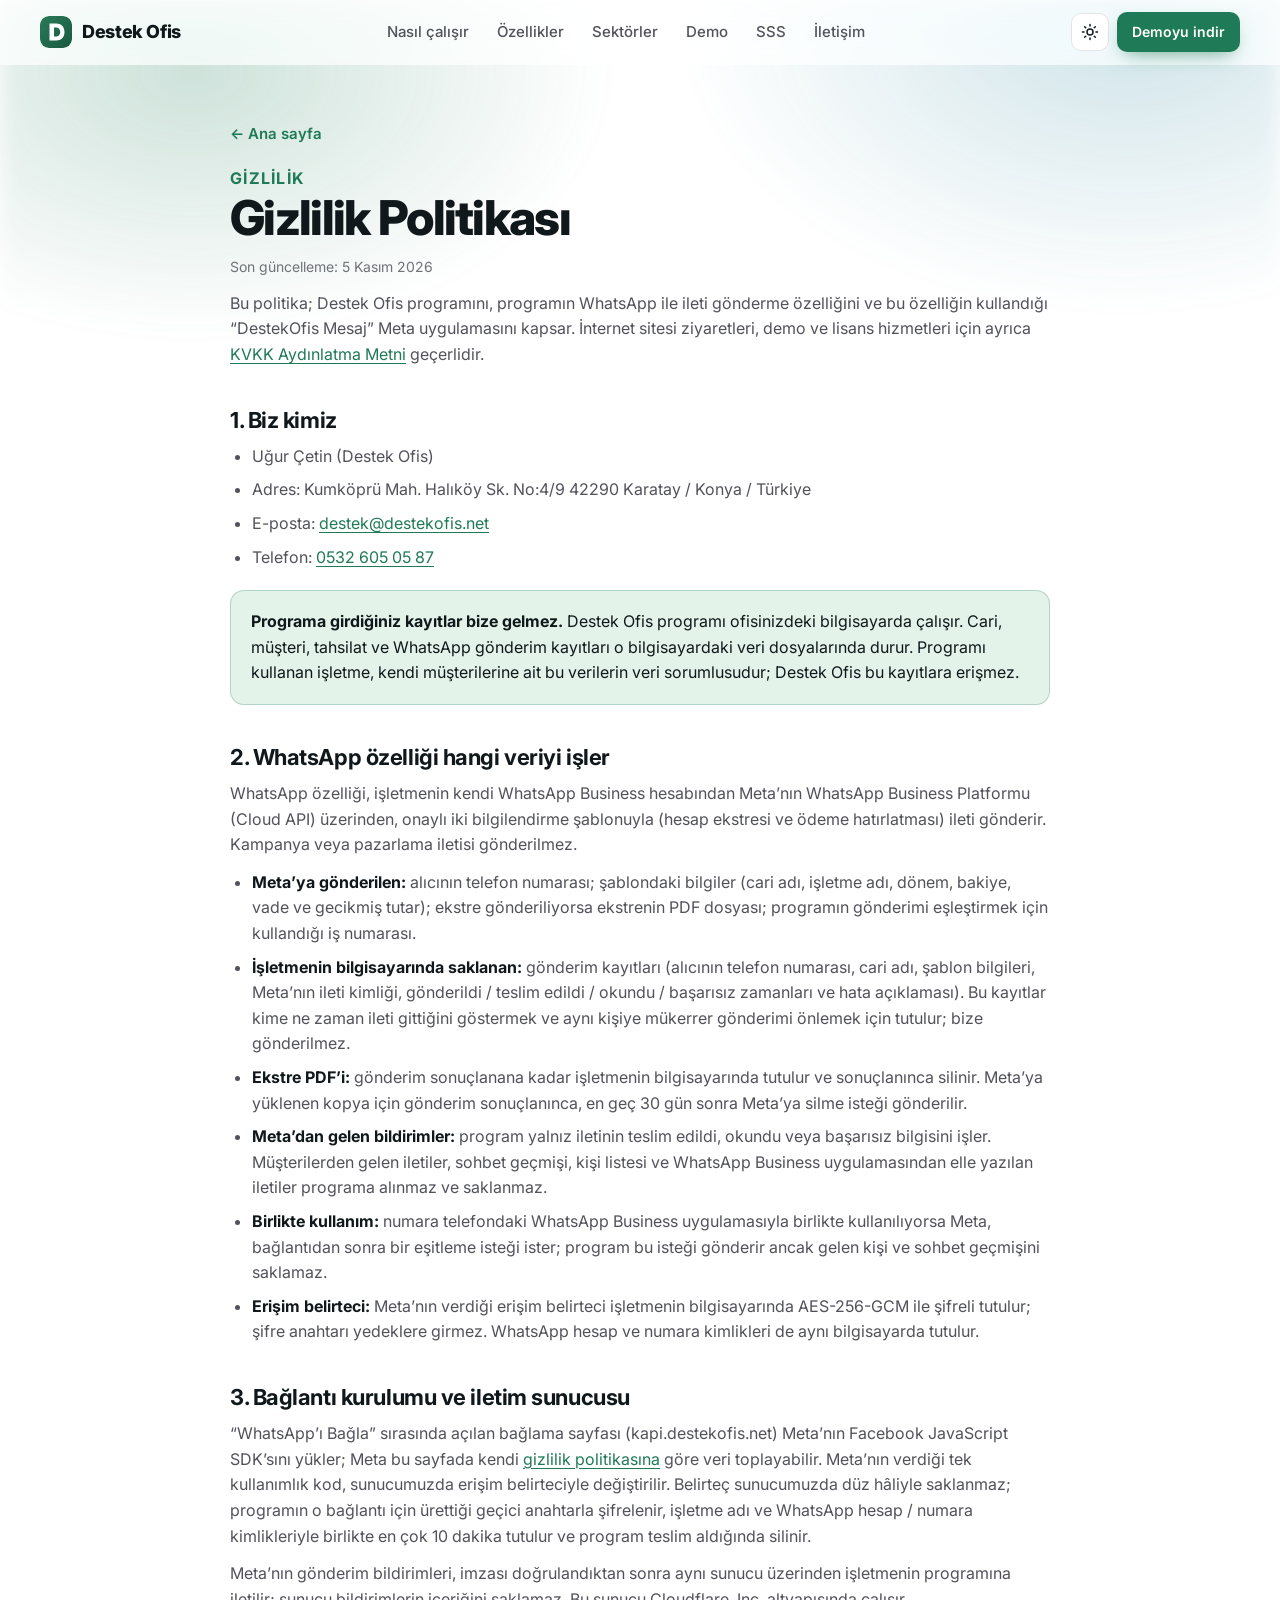
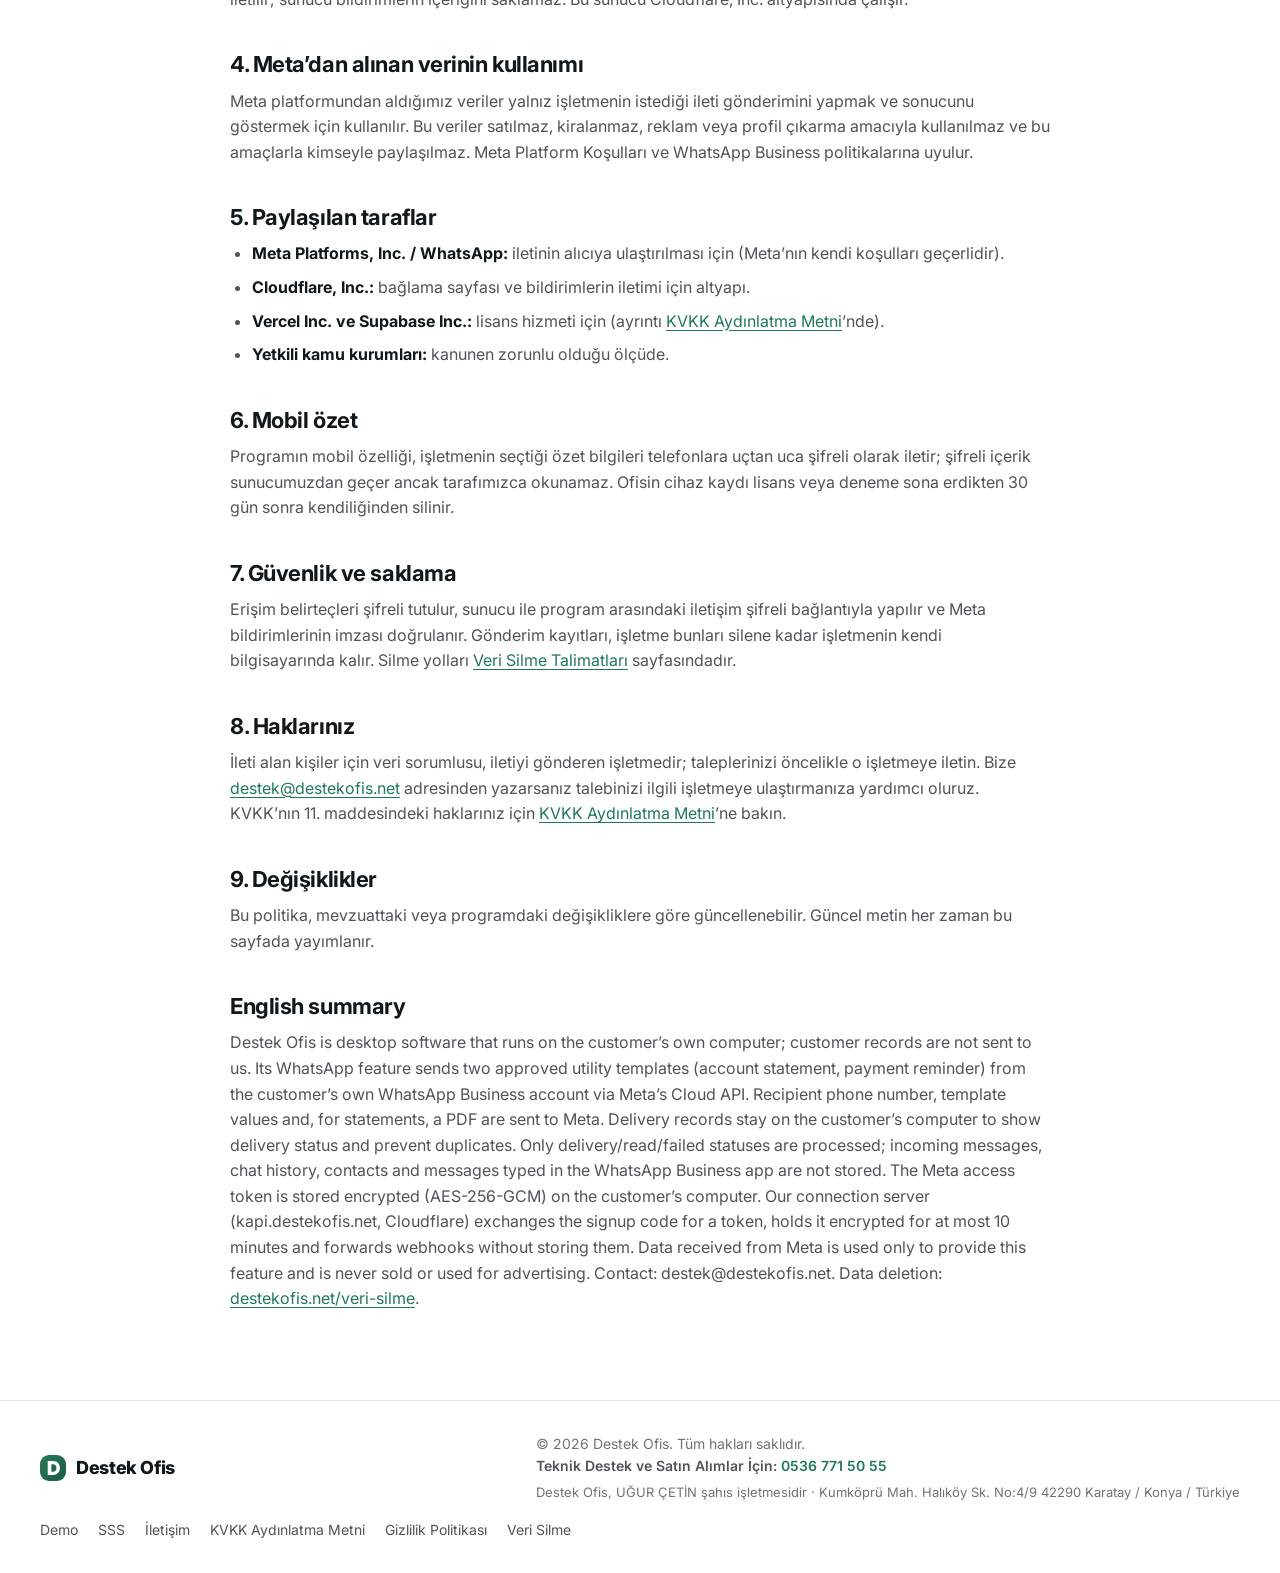
<file: web/gizlilik.html>
<!doctype html>
<html lang="tr">
<head>
  <meta charset="utf-8">
  <meta name="viewport" content="width=device-width, initial-scale=1">
  <title>Gizlilik Politikası — Destek Ofis</title>
  <meta name="description" content="Destek Ofis programı ve WhatsApp özelliği (DestekOfis Mesaj) için gizlilik politikası.">
  <meta name="theme-color" content="#1f7a57">
  <link rel="icon" href="assets/favicon.svg" type="image/svg+xml">
  <link rel="preconnect" href="https://fonts.googleapis.com">
  <link rel="preconnect" href="https://fonts.gstatic.com" crossorigin>
  <link href="https://fonts.googleapis.com/css2?family=Inter:wght@400;500;600;700;800&display=swap" rel="stylesheet">
  <link rel="stylesheet" href="assets/style.css">
</head>
<body>
  <div class="bg-glow" aria-hidden="true"></div>

  <header class="nav" id="top">
    <div class="container nav-inner">
      <a href="/" class="brand" aria-label="Destek Ofis ana sayfa">
        <img src="assets/favicon.svg" alt="" width="32" height="32">
        <span>Destek Ofis</span>
      </a>
      <nav class="nav-links" id="navLinks" aria-label="Ana menü">
        <a href="/#nasil">Nasıl çalışır</a>
        <a href="/#ozellikler">Özellikler</a>
        <a href="/#sektorler">Sektörler</a>
        <a href="/#demo">Demo</a>
        <a href="/#sss">SSS</a>
        <a href="/#iletisim">İletişim</a>
      </nav>
      <div class="nav-actions">
        <button class="icon-btn" id="themeToggle" aria-label="Tema değiştir" title="Tema değiştir">
          <svg class="i-sun" viewBox="0 0 24 24" width="18" height="18" fill="none" stroke="currentColor" stroke-width="2" stroke-linecap="round"><circle cx="12" cy="12" r="4"/><path d="M12 2v2M12 20v2M4.9 4.9l1.4 1.4M17.7 17.7l1.4 1.4M2 12h2M20 12h2M4.9 19.1l1.4-1.4M17.7 6.3l1.4-1.4"/></svg>
          <svg class="i-moon" viewBox="0 0 24 24" width="18" height="18" fill="none" stroke="currentColor" stroke-width="2" stroke-linecap="round"><path d="M21 12.8A9 9 0 1 1 11.2 3a7 7 0 0 0 9.8 9.8z"/></svg>
        </button>
        <a href="/#indir" class="btn btn-primary btn-sm">Demoyu indir</a>
        <button class="icon-btn menu-btn" id="menuBtn" aria-label="Menüyü aç" aria-expanded="false" aria-controls="navLinks">
          <svg viewBox="0 0 24 24" width="20" height="20" fill="none" stroke="currentColor" stroke-width="2" stroke-linecap="round"><path d="M4 7h16M4 12h16M4 17h16"/></svg>
        </button>
      </div>
    </div>
  </header>

  <main class="legal">
    <div class="container narrow">
      <a href="/" class="back-link">← Ana sayfa</a>
      <p class="eyebrow">Gizlilik</p>
      <h1>Gizlilik Politikası</h1>
      <p class="updated">Son güncelleme: 5 Kasım 2026</p>

      <p>Bu politika; Destek Ofis programını, programın WhatsApp ile ileti gönderme özelliğini ve bu özelliğin kullandığı “DestekOfis Mesaj” Meta uygulamasını kapsar. İnternet sitesi ziyaretleri, demo ve lisans hizmetleri için ayrıca <a href="/kvkk">KVKK Aydınlatma Metni</a> geçerlidir.</p>

      <h2>1. Biz kimiz</h2>
      <ul>
        <li>Uğur Çetin (Destek Ofis)</li>
        <li>Adres: Kumköprü Mah. Halıköy Sk. No:4/9 42290 Karatay / Konya / Türkiye</li>
        <li>E-posta: <a href="mailto:destek@destekofis.net">destek@destekofis.net</a></li>
        <li>Telefon: <a href="tel:+905326050587">0532 605 05 87</a></li>
      </ul>

      <div class="box">
        <p><b>Programa girdiğiniz kayıtlar bize gelmez.</b> Destek Ofis programı ofisinizdeki bilgisayarda çalışır. Cari, müşteri, tahsilat ve WhatsApp gönderim kayıtları o bilgisayardaki veri dosyalarında durur. Programı kullanan işletme, kendi müşterilerine ait bu verilerin veri sorumlusudur; Destek Ofis bu kayıtlara erişmez.</p>
      </div>

      <h2>2. WhatsApp özelliği hangi veriyi işler</h2>
      <p>WhatsApp özelliği, işletmenin kendi WhatsApp Business hesabından Meta’nın WhatsApp Business Platformu (Cloud API) üzerinden, onaylı iki bilgilendirme şablonuyla (hesap ekstresi ve ödeme hatırlatması) ileti gönderir. Kampanya veya pazarlama iletisi gönderilmez.</p>
      <ul>
        <li><b>Meta’ya gönderilen:</b> alıcının telefon numarası; şablondaki bilgiler (cari adı, işletme adı, dönem, bakiye, vade ve gecikmiş tutar); ekstre gönderiliyorsa ekstrenin PDF dosyası; programın gönderimi eşleştirmek için kullandığı iş numarası.</li>
        <li><b>İşletmenin bilgisayarında saklanan:</b> gönderim kayıtları (alıcının telefon numarası, cari adı, şablon bilgileri, Meta’nın ileti kimliği, gönderildi / teslim edildi / okundu / başarısız zamanları ve hata açıklaması). Bu kayıtlar kime ne zaman ileti gittiğini göstermek ve aynı kişiye mükerrer gönderimi önlemek için tutulur; bize gönderilmez.</li>
        <li><b>Ekstre PDF’i:</b> gönderim sonuçlanana kadar işletmenin bilgisayarında tutulur ve sonuçlanınca silinir. Meta’ya yüklenen kopya için gönderim sonuçlanınca, en geç 30 gün sonra Meta’ya silme isteği gönderilir.</li>
        <li><b>Meta’dan gelen bildirimler:</b> program yalnız iletinin teslim edildi, okundu veya başarısız bilgisini işler. Müşterilerden gelen iletiler, sohbet geçmişi, kişi listesi ve WhatsApp Business uygulamasından elle yazılan iletiler programa alınmaz ve saklanmaz.</li>
        <li><b>Birlikte kullanım:</b> numara telefondaki WhatsApp Business uygulamasıyla birlikte kullanılıyorsa Meta, bağlantıdan sonra bir eşitleme isteği ister; program bu isteği gönderir ancak gelen kişi ve sohbet geçmişini saklamaz.</li>
        <li><b>Erişim belirteci:</b> Meta’nın verdiği erişim belirteci işletmenin bilgisayarında AES-256-GCM ile şifreli tutulur; şifre anahtarı yedeklere girmez. WhatsApp hesap ve numara kimlikleri de aynı bilgisayarda tutulur.</li>
      </ul>

      <h2>3. Bağlantı kurulumu ve iletim sunucusu</h2>
      <p>“WhatsApp’ı Bağla” sırasında açılan bağlama sayfası (kapi.destekofis.net) Meta’nın Facebook JavaScript SDK’sını yükler; Meta bu sayfada kendi <a href="https://www.facebook.com/privacy/policy/" rel="noopener" target="_blank">gizlilik politikasına</a> göre veri toplayabilir. Meta’nın verdiği tek kullanımlık kod, sunucumuzda erişim belirteciyle değiştirilir. Belirteç sunucumuzda düz hâliyle saklanmaz; programın o bağlantı için ürettiği geçici anahtarla şifrelenir, işletme adı ve WhatsApp hesap / numara kimlikleriyle birlikte en çok 10 dakika tutulur ve program teslim aldığında silinir.</p>
      <p>Meta’nın gönderim bildirimleri, imzası doğrulandıktan sonra aynı sunucu üzerinden işletmenin programına iletilir; sunucu bildirimlerin içeriğini saklamaz. Bu sunucu Cloudflare, Inc. altyapısında çalışır.</p>

      <h2>4. Meta’dan alınan verinin kullanımı</h2>
      <p>Meta platformundan aldığımız veriler yalnız işletmenin istediği ileti gönderimini yapmak ve sonucunu göstermek için kullanılır. Bu veriler satılmaz, kiralanmaz, reklam veya profil çıkarma amacıyla kullanılmaz ve bu amaçlarla kimseyle paylaşılmaz. Meta Platform Koşulları ve WhatsApp Business politikalarına uyulur.</p>

      <h2>5. Paylaşılan taraflar</h2>
      <ul>
        <li><b>Meta Platforms, Inc. / WhatsApp:</b> iletinin alıcıya ulaştırılması için (Meta’nın kendi koşulları geçerlidir).</li>
        <li><b>Cloudflare, Inc.:</b> bağlama sayfası ve bildirimlerin iletimi için altyapı.</li>
        <li><b>Vercel Inc. ve Supabase Inc.:</b> lisans hizmeti için (ayrıntı <a href="/kvkk">KVKK Aydınlatma Metni</a>’nde).</li>
        <li><b>Yetkili kamu kurumları:</b> kanunen zorunlu olduğu ölçüde.</li>
      </ul>

      <h2>6. Mobil özet</h2>
      <p>Programın mobil özelliği, işletmenin seçtiği özet bilgileri telefonlara uçtan uca şifreli olarak iletir; şifreli içerik sunucumuzdan geçer ancak tarafımızca okunamaz. Ofisin cihaz kaydı lisans veya deneme sona erdikten 30 gün sonra kendiliğinden silinir.</p>

      <h2>7. Güvenlik ve saklama</h2>
      <p>Erişim belirteçleri şifreli tutulur, sunucu ile program arasındaki iletişim şifreli bağlantıyla yapılır ve Meta bildirimlerinin imzası doğrulanır. Gönderim kayıtları, işletme bunları silene kadar işletmenin kendi bilgisayarında kalır. Silme yolları <a href="/veri-silme">Veri Silme Talimatları</a> sayfasındadır.</p>

      <h2>8. Haklarınız</h2>
      <p>İleti alan kişiler için veri sorumlusu, iletiyi gönderen işletmedir; taleplerinizi öncelikle o işletmeye iletin. Bize <a href="mailto:destek@destekofis.net">destek@destekofis.net</a> adresinden yazarsanız talebinizi ilgili işletmeye ulaştırmanıza yardımcı oluruz. KVKK’nın 11. maddesindeki haklarınız için <a href="/kvkk">KVKK Aydınlatma Metni</a>’ne bakın.</p>

      <h2>9. Değişiklikler</h2>
      <p>Bu politika, mevzuattaki veya programdaki değişikliklere göre güncellenebilir. Güncel metin her zaman bu sayfada yayımlanır.</p>

      <h2 lang="en">English summary</h2>
      <p lang="en">Destek Ofis is desktop software that runs on the customer’s own computer; customer records are not sent to us. Its WhatsApp feature sends two approved utility templates (account statement, payment reminder) from the customer’s own WhatsApp Business account via Meta’s Cloud API. Recipient phone number, template values and, for statements, a PDF are sent to Meta. Delivery records stay on the customer’s computer to show delivery status and prevent duplicates. Only delivery/read/failed statuses are processed; incoming messages, chat history, contacts and messages typed in the WhatsApp Business app are not stored. The Meta access token is stored encrypted (AES-256-GCM) on the customer’s computer. Our connection server (kapi.destekofis.net, Cloudflare) exchanges the signup code for a token, holds it encrypted for at most 10 minutes and forwards webhooks without storing them. Data received from Meta is used only to provide this feature and is never sold or used for advertising. Contact: destek@destekofis.net. Data deletion: <a href="/veri-silme">destekofis.net/veri-silme</a>.</p>
    </div>
  </main>

  <footer class="footer">
    <div class="container footer-inner">
      <a href="/" class="brand"><img src="assets/favicon.svg" alt="" width="26" height="26"><span>Destek Ofis</span></a>
      <p>© <span id="year">2026</span> Destek Ofis. Tüm hakları saklıdır.<br><span class="footer-support">Teknik Destek ve Satın Alımlar İçin: <a href="tel:+905367715055">0536 771 50 55</a></span><br><span class="footer-legal">Destek Ofis, UĞUR ÇETİN şahıs işletmesidir · Kumköprü Mah. Halıköy Sk. No:4/9 42290 Karatay / Konya / Türkiye</span></p>
      <nav aria-label="Alt menü"><a href="/#demo">Demo</a><a href="/#sss">SSS</a><a href="/#iletisim">İletişim</a><a href="/kvkk">KVKK Aydınlatma Metni</a><a href="/gizlilik" aria-current="page">Gizlilik Politikası</a><a href="/veri-silme">Veri Silme</a></nav>
    </div>
  </footer>

  <div class="toast" id="toast" role="status" aria-live="polite"></div>
  <script src="assets/main.js"></script>
</body>
</html>
</file>
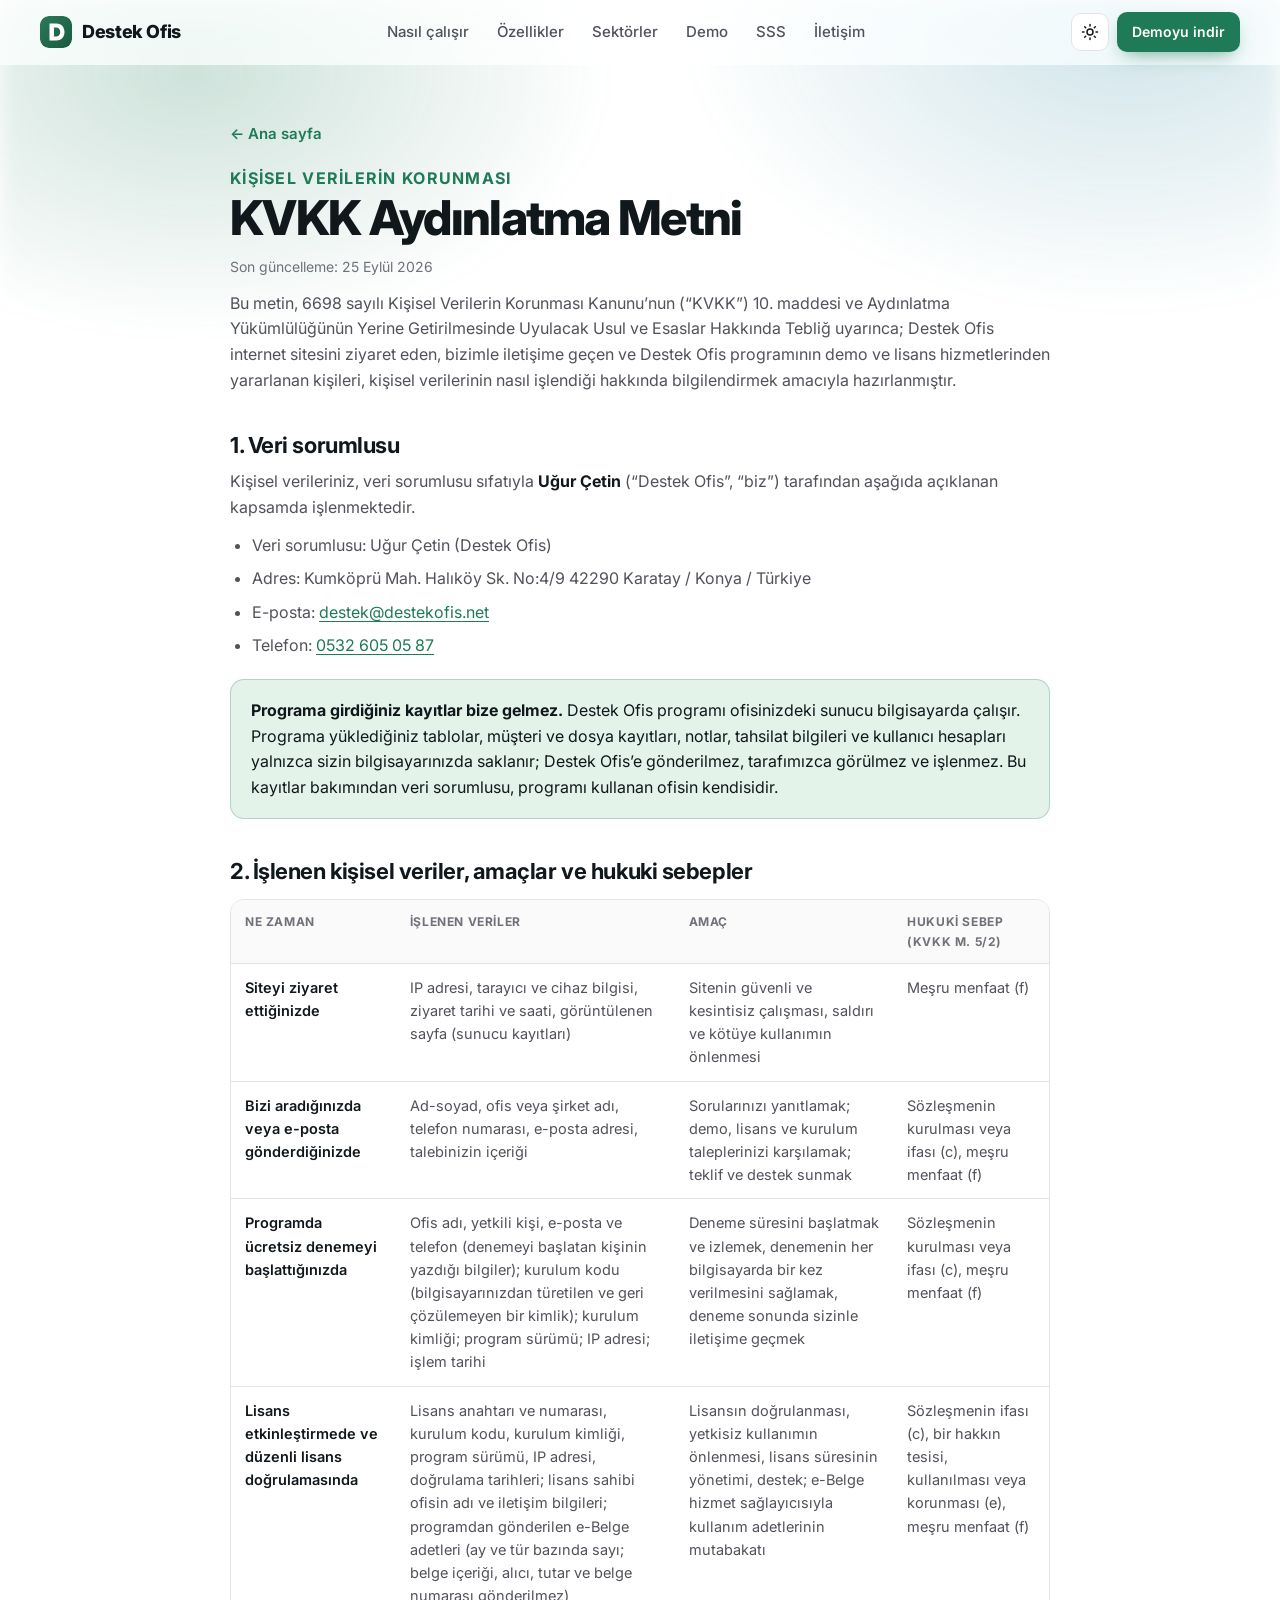
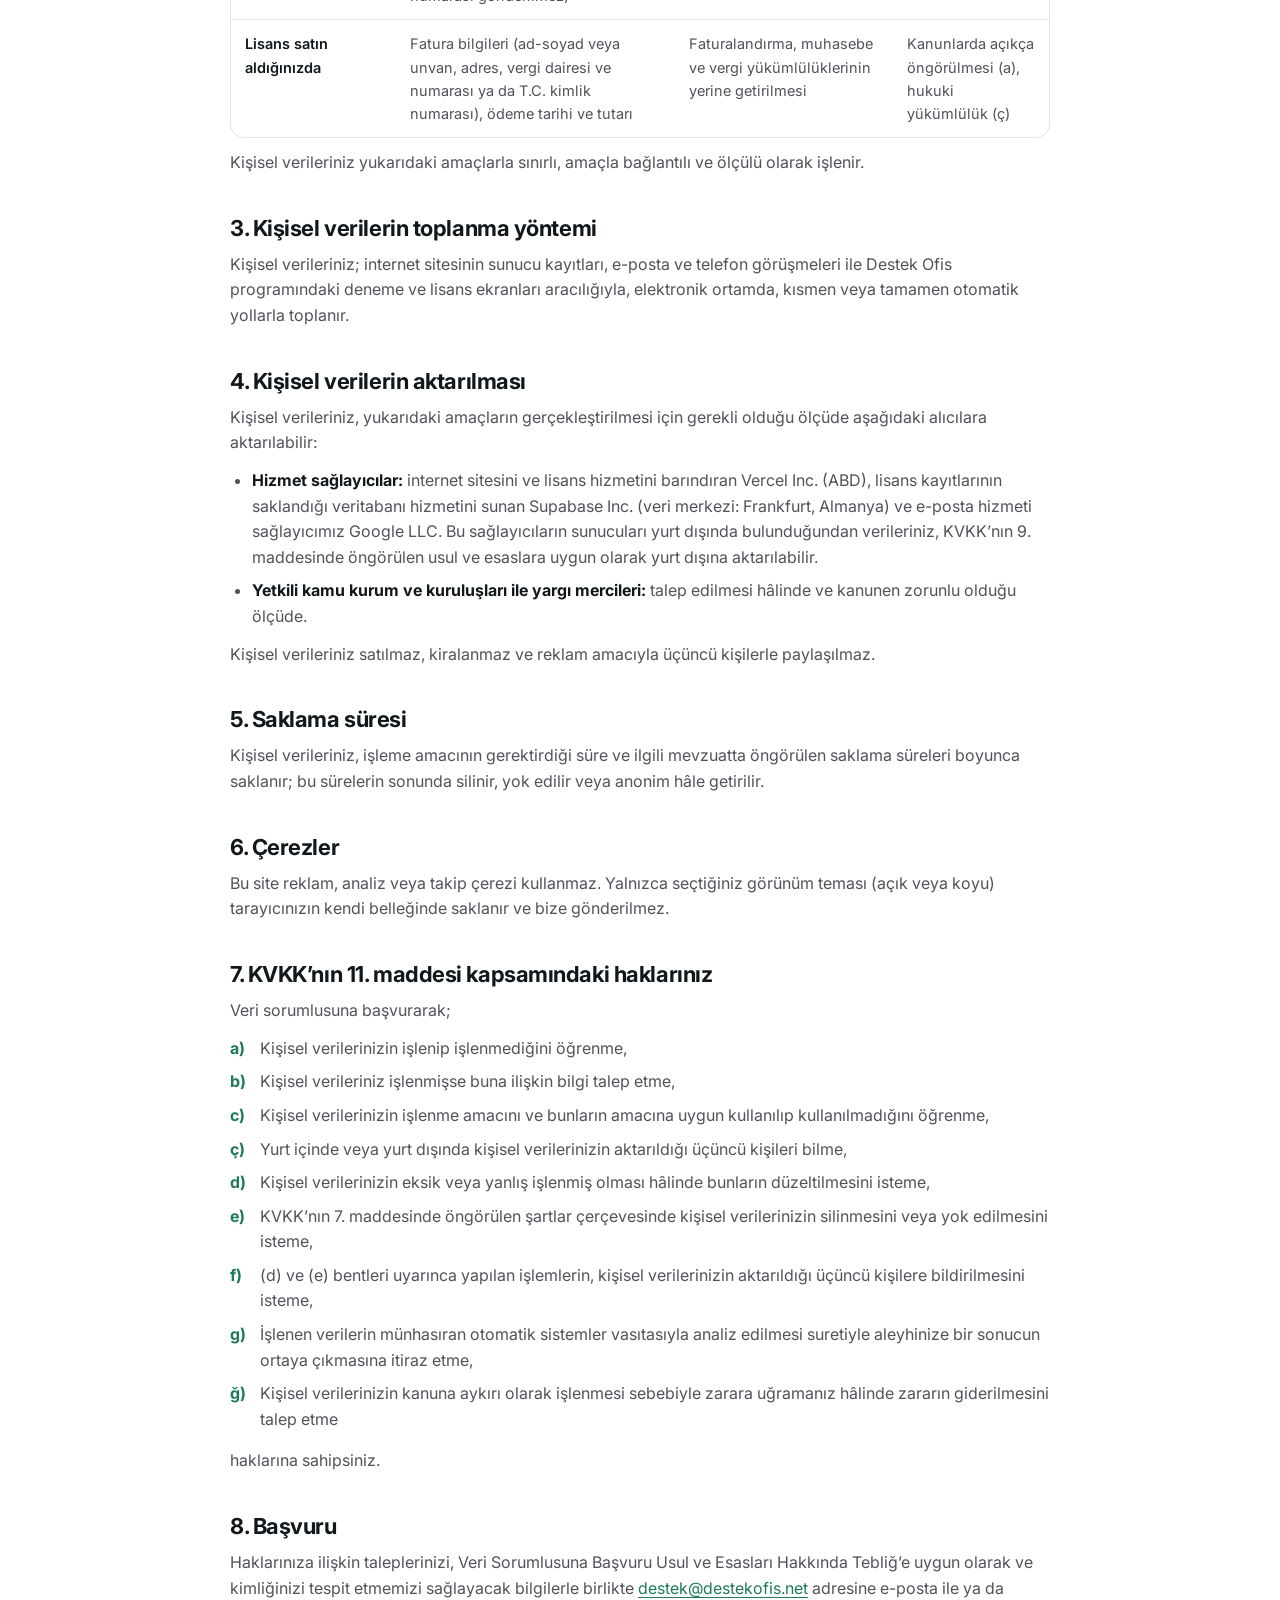
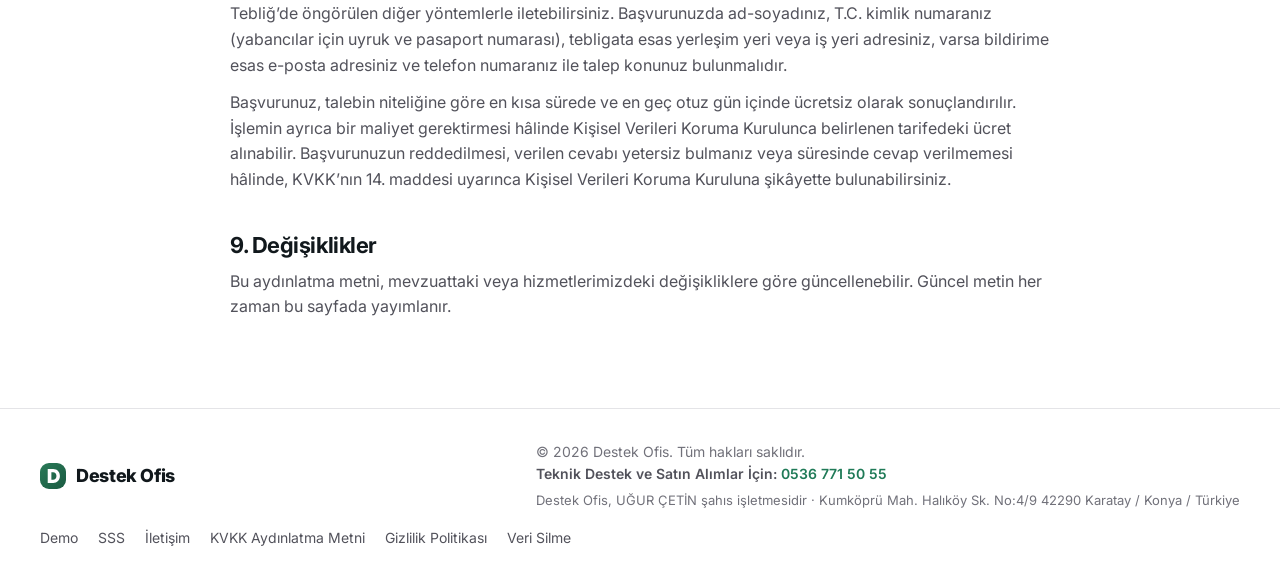
<file: web/kvkk.html>
<!doctype html>
<html lang="tr">
<head>
  <meta charset="utf-8">
  <meta name="viewport" content="width=device-width, initial-scale=1">
  <title>KVKK Aydınlatma Metni — Destek Ofis</title>
  <meta name="description" content="Destek Ofis internet sitesi, demo ve lisans hizmetleri kapsamında kişisel verilerin işlenmesine ilişkin KVKK aydınlatma metni.">
  <meta name="theme-color" content="#1f7a57">
  <link rel="icon" href="assets/favicon.svg" type="image/svg+xml">
  <link rel="preconnect" href="https://fonts.googleapis.com">
  <link rel="preconnect" href="https://fonts.gstatic.com" crossorigin>
  <link href="https://fonts.googleapis.com/css2?family=Inter:wght@400;500;600;700;800&display=swap" rel="stylesheet">
  <link rel="stylesheet" href="assets/style.css">
</head>
<body>
  <div class="bg-glow" aria-hidden="true"></div>

  <header class="nav" id="top">
    <div class="container nav-inner">
      <a href="/" class="brand" aria-label="Destek Ofis ana sayfa">
        <img src="assets/favicon.svg" alt="" width="32" height="32">
        <span>Destek Ofis</span>
      </a>
      <nav class="nav-links" id="navLinks" aria-label="Ana menü">
        <a href="/#nasil">Nasıl çalışır</a>
        <a href="/#ozellikler">Özellikler</a>
        <a href="/#sektorler">Sektörler</a>
        <a href="/#demo">Demo</a>
        <a href="/#sss">SSS</a>
        <a href="/#iletisim">İletişim</a>
      </nav>
      <div class="nav-actions">
        <button class="icon-btn" id="themeToggle" aria-label="Tema değiştir" title="Tema değiştir">
          <svg class="i-sun" viewBox="0 0 24 24" width="18" height="18" fill="none" stroke="currentColor" stroke-width="2" stroke-linecap="round"><circle cx="12" cy="12" r="4"/><path d="M12 2v2M12 20v2M4.9 4.9l1.4 1.4M17.7 17.7l1.4 1.4M2 12h2M20 12h2M4.9 19.1l1.4-1.4M17.7 6.3l1.4-1.4"/></svg>
          <svg class="i-moon" viewBox="0 0 24 24" width="18" height="18" fill="none" stroke="currentColor" stroke-width="2" stroke-linecap="round"><path d="M21 12.8A9 9 0 1 1 11.2 3a7 7 0 0 0 9.8 9.8z"/></svg>
        </button>
        <a href="/#indir" class="btn btn-primary btn-sm">Demoyu indir</a>
        <button class="icon-btn menu-btn" id="menuBtn" aria-label="Menüyü aç" aria-expanded="false" aria-controls="navLinks">
          <svg viewBox="0 0 24 24" width="20" height="20" fill="none" stroke="currentColor" stroke-width="2" stroke-linecap="round"><path d="M4 7h16M4 12h16M4 17h16"/></svg>
        </button>
      </div>
    </div>
  </header>

  <main class="legal">
    <div class="container narrow">
      <a href="/" class="back-link">← Ana sayfa</a>
      <p class="eyebrow">Kişisel verilerin korunması</p>
      <h1>KVKK Aydınlatma Metni</h1>
      <p class="updated">Son güncelleme: 25 Eylül 2026</p>

      <p>Bu metin, 6698 sayılı Kişisel Verilerin Korunması Kanunu’nun (“KVKK”) 10. maddesi ve Aydınlatma Yükümlülüğünün Yerine Getirilmesinde Uyulacak Usul ve Esaslar Hakkında Tebliğ uyarınca; Destek Ofis internet sitesini ziyaret eden, bizimle iletişime geçen ve Destek Ofis programının demo ve lisans hizmetlerinden yararlanan kişileri, kişisel verilerinin nasıl işlendiği hakkında bilgilendirmek amacıyla hazırlanmıştır.</p>

      <h2>1. Veri sorumlusu</h2>
      <p>Kişisel verileriniz, veri sorumlusu sıfatıyla <b>Uğur Çetin</b> (“Destek Ofis”, “biz”) tarafından aşağıda açıklanan kapsamda işlenmektedir.</p>
      <ul>
        <li>Veri sorumlusu: Uğur Çetin (Destek Ofis)</li>
        <li>Adres: Kumköprü Mah. Halıköy Sk. No:4/9 42290 Karatay / Konya / Türkiye</li>
        <li>E-posta: <a href="mailto:destek@destekofis.net">destek@destekofis.net</a></li>
        <li>Telefon: <a href="tel:+905326050587">0532 605 05 87</a></li>
      </ul>

      <div class="box">
        <p><b>Programa girdiğiniz kayıtlar bize gelmez.</b> Destek Ofis programı ofisinizdeki sunucu bilgisayarda çalışır. Programa yüklediğiniz tablolar, müşteri ve dosya kayıtları, notlar, tahsilat bilgileri ve kullanıcı hesapları yalnızca sizin bilgisayarınızda saklanır; Destek Ofis’e gönderilmez, tarafımızca görülmez ve işlenmez. Bu kayıtlar bakımından veri sorumlusu, programı kullanan ofisin kendisidir.</p>
      </div>

      <h2>2. İşlenen kişisel veriler, amaçlar ve hukuki sebepler</h2>
      <div class="table-wrap">
        <table>
          <thead><tr><th>Ne zaman</th><th>İşlenen veriler</th><th>Amaç</th><th>Hukuki sebep (KVKK m. 5/2)</th></tr></thead>
          <tbody>
            <tr><td>Siteyi ziyaret ettiğinizde</td><td>IP adresi, tarayıcı ve cihaz bilgisi, ziyaret tarihi ve saati, görüntülenen sayfa (sunucu kayıtları)</td><td>Sitenin güvenli ve kesintisiz çalışması, saldırı ve kötüye kullanımın önlenmesi</td><td>Meşru menfaat (f)</td></tr>
            <tr><td>Bizi aradığınızda veya e-posta gönderdiğinizde</td><td>Ad-soyad, ofis veya şirket adı, telefon numarası, e-posta adresi, talebinizin içeriği</td><td>Sorularınızı yanıtlamak; demo, lisans ve kurulum taleplerinizi karşılamak; teklif ve destek sunmak</td><td>Sözleşmenin kurulması veya ifası (c), meşru menfaat (f)</td></tr>
            <tr><td>Programda ücretsiz denemeyi başlattığınızda</td><td>Ofis adı, yetkili kişi, e-posta ve telefon (denemeyi başlatan kişinin yazdığı bilgiler); kurulum kodu (bilgisayarınızdan türetilen ve geri çözülemeyen bir kimlik); kurulum kimliği; program sürümü; IP adresi; işlem tarihi</td><td>Deneme süresini başlatmak ve izlemek, denemenin her bilgisayarda bir kez verilmesini sağlamak, deneme sonunda sizinle iletişime geçmek</td><td>Sözleşmenin kurulması veya ifası (c), meşru menfaat (f)</td></tr>
            <tr><td>Lisans etkinleştirmede ve düzenli lisans doğrulamasında</td><td>Lisans anahtarı ve numarası, kurulum kodu, kurulum kimliği, program sürümü, IP adresi, doğrulama tarihleri; lisans sahibi ofisin adı ve iletişim bilgileri; programdan gönderilen e-Belge adetleri (ay ve tür bazında sayı; belge içeriği, alıcı, tutar ve belge numarası gönderilmez)</td><td>Lisansın doğrulanması, yetkisiz kullanımın önlenmesi, lisans süresinin yönetimi, destek; e-Belge hizmet sağlayıcısıyla kullanım adetlerinin mutabakatı</td><td>Sözleşmenin ifası (c), bir hakkın tesisi, kullanılması veya korunması (e), meşru menfaat (f)</td></tr>
            <tr><td>Lisans satın aldığınızda</td><td>Fatura bilgileri (ad-soyad veya unvan, adres, vergi dairesi ve numarası ya da T.C. kimlik numarası), ödeme tarihi ve tutarı</td><td>Faturalandırma, muhasebe ve vergi yükümlülüklerinin yerine getirilmesi</td><td>Kanunlarda açıkça öngörülmesi (a), hukuki yükümlülük (ç)</td></tr>
          </tbody>
        </table>
      </div>
      <p>Kişisel verileriniz yukarıdaki amaçlarla sınırlı, amaçla bağlantılı ve ölçülü olarak işlenir.</p>

      <h2>3. Kişisel verilerin toplanma yöntemi</h2>
      <p>Kişisel verileriniz; internet sitesinin sunucu kayıtları, e-posta ve telefon görüşmeleri ile Destek Ofis programındaki deneme ve lisans ekranları aracılığıyla, elektronik ortamda, kısmen veya tamamen otomatik yollarla toplanır.</p>

      <h2>4. Kişisel verilerin aktarılması</h2>
      <p>Kişisel verileriniz, yukarıdaki amaçların gerçekleştirilmesi için gerekli olduğu ölçüde aşağıdaki alıcılara aktarılabilir:</p>
      <ul>
        <li><b>Hizmet sağlayıcılar:</b> internet sitesini ve lisans hizmetini barındıran Vercel Inc. (ABD), lisans kayıtlarının saklandığı veritabanı hizmetini sunan Supabase Inc. (veri merkezi: Frankfurt, Almanya) ve e-posta hizmeti sağlayıcımız Google LLC. Bu sağlayıcıların sunucuları yurt dışında bulunduğundan verileriniz, KVKK’nın 9. maddesinde öngörülen usul ve esaslara uygun olarak yurt dışına aktarılabilir.</li>
        <li><b>Yetkili kamu kurum ve kuruluşları ile yargı mercileri:</b> talep edilmesi hâlinde ve kanunen zorunlu olduğu ölçüde.</li>
      </ul>
      <p>Kişisel verileriniz satılmaz, kiralanmaz ve reklam amacıyla üçüncü kişilerle paylaşılmaz.</p>

      <h2>5. Saklama süresi</h2>
      <p>Kişisel verileriniz, işleme amacının gerektirdiği süre ve ilgili mevzuatta öngörülen saklama süreleri boyunca saklanır; bu sürelerin sonunda silinir, yok edilir veya anonim hâle getirilir.</p>

      <h2>6. Çerezler</h2>
      <p>Bu site reklam, analiz veya takip çerezi kullanmaz. Yalnızca seçtiğiniz görünüm teması (açık veya koyu) tarayıcınızın kendi belleğinde saklanır ve bize gönderilmez.</p>

      <h2>7. KVKK’nın 11. maddesi kapsamındaki haklarınız</h2>
      <p>Veri sorumlusuna başvurarak;</p>
      <ol>
        <li><i>a)</i> Kişisel verilerinizin işlenip işlenmediğini öğrenme,</li>
        <li><i>b)</i> Kişisel verileriniz işlenmişse buna ilişkin bilgi talep etme,</li>
        <li><i>c)</i> Kişisel verilerinizin işlenme amacını ve bunların amacına uygun kullanılıp kullanılmadığını öğrenme,</li>
        <li><i>ç)</i> Yurt içinde veya yurt dışında kişisel verilerinizin aktarıldığı üçüncü kişileri bilme,</li>
        <li><i>d)</i> Kişisel verilerinizin eksik veya yanlış işlenmiş olması hâlinde bunların düzeltilmesini isteme,</li>
        <li><i>e)</i> KVKK’nın 7. maddesinde öngörülen şartlar çerçevesinde kişisel verilerinizin silinmesini veya yok edilmesini isteme,</li>
        <li><i>f)</i> (d) ve (e) bentleri uyarınca yapılan işlemlerin, kişisel verilerinizin aktarıldığı üçüncü kişilere bildirilmesini isteme,</li>
        <li><i>g)</i> İşlenen verilerin münhasıran otomatik sistemler vasıtasıyla analiz edilmesi suretiyle aleyhinize bir sonucun ortaya çıkmasına itiraz etme,</li>
        <li><i>ğ)</i> Kişisel verilerinizin kanuna aykırı olarak işlenmesi sebebiyle zarara uğramanız hâlinde zararın giderilmesini talep etme</li>
      </ol>
      <p>haklarına sahipsiniz.</p>

      <h2>8. Başvuru</h2>
      <p>Haklarınıza ilişkin taleplerinizi, Veri Sorumlusuna Başvuru Usul ve Esasları Hakkında Tebliğ’e uygun olarak ve kimliğinizi tespit etmemizi sağlayacak bilgilerle birlikte <a href="mailto:destek@destekofis.net">destek@destekofis.net</a> adresine e-posta ile ya da Tebliğ’de öngörülen diğer yöntemlerle iletebilirsiniz. Başvurunuzda ad-soyadınız, T.C. kimlik numaranız (yabancılar için uyruk ve pasaport numarası), tebligata esas yerleşim yeri veya iş yeri adresiniz, varsa bildirime esas e-posta adresiniz ve telefon numaranız ile talep konunuz bulunmalıdır.</p>
      <p>Başvurunuz, talebin niteliğine göre en kısa sürede ve en geç otuz gün içinde ücretsiz olarak sonuçlandırılır. İşlemin ayrıca bir maliyet gerektirmesi hâlinde Kişisel Verileri Koruma Kurulunca belirlenen tarifedeki ücret alınabilir. Başvurunuzun reddedilmesi, verilen cevabı yetersiz bulmanız veya süresinde cevap verilmemesi hâlinde, KVKK’nın 14. maddesi uyarınca Kişisel Verileri Koruma Kuruluna şikâyette bulunabilirsiniz.</p>

      <h2>9. Değişiklikler</h2>
      <p>Bu aydınlatma metni, mevzuattaki veya hizmetlerimizdeki değişikliklere göre güncellenebilir. Güncel metin her zaman bu sayfada yayımlanır.</p>
    </div>
  </main>

  <footer class="footer">
    <div class="container footer-inner">
      <a href="/" class="brand"><img src="assets/favicon.svg" alt="" width="26" height="26"><span>Destek Ofis</span></a>
      <p>© <span id="year">2026</span> Destek Ofis. Tüm hakları saklıdır.<br><span class="footer-support">Teknik Destek ve Satın Alımlar İçin: <a href="tel:+905367715055">0536 771 50 55</a></span><br><span class="footer-legal">Destek Ofis, UĞUR ÇETİN şahıs işletmesidir · Kumköprü Mah. Halıköy Sk. No:4/9 42290 Karatay / Konya / Türkiye</span></p>
      <nav aria-label="Alt menü"><a href="/#demo">Demo</a><a href="/#sss">SSS</a><a href="/#iletisim">İletişim</a><a href="/kvkk" aria-current="page">KVKK Aydınlatma Metni</a><a href="/gizlilik">Gizlilik Politikası</a><a href="/veri-silme">Veri Silme</a></nav>
    </div>
  </footer>

  <div class="toast" id="toast" role="status" aria-live="polite"></div>
  <script src="assets/main.js"></script>
</body>
</html>
</file>
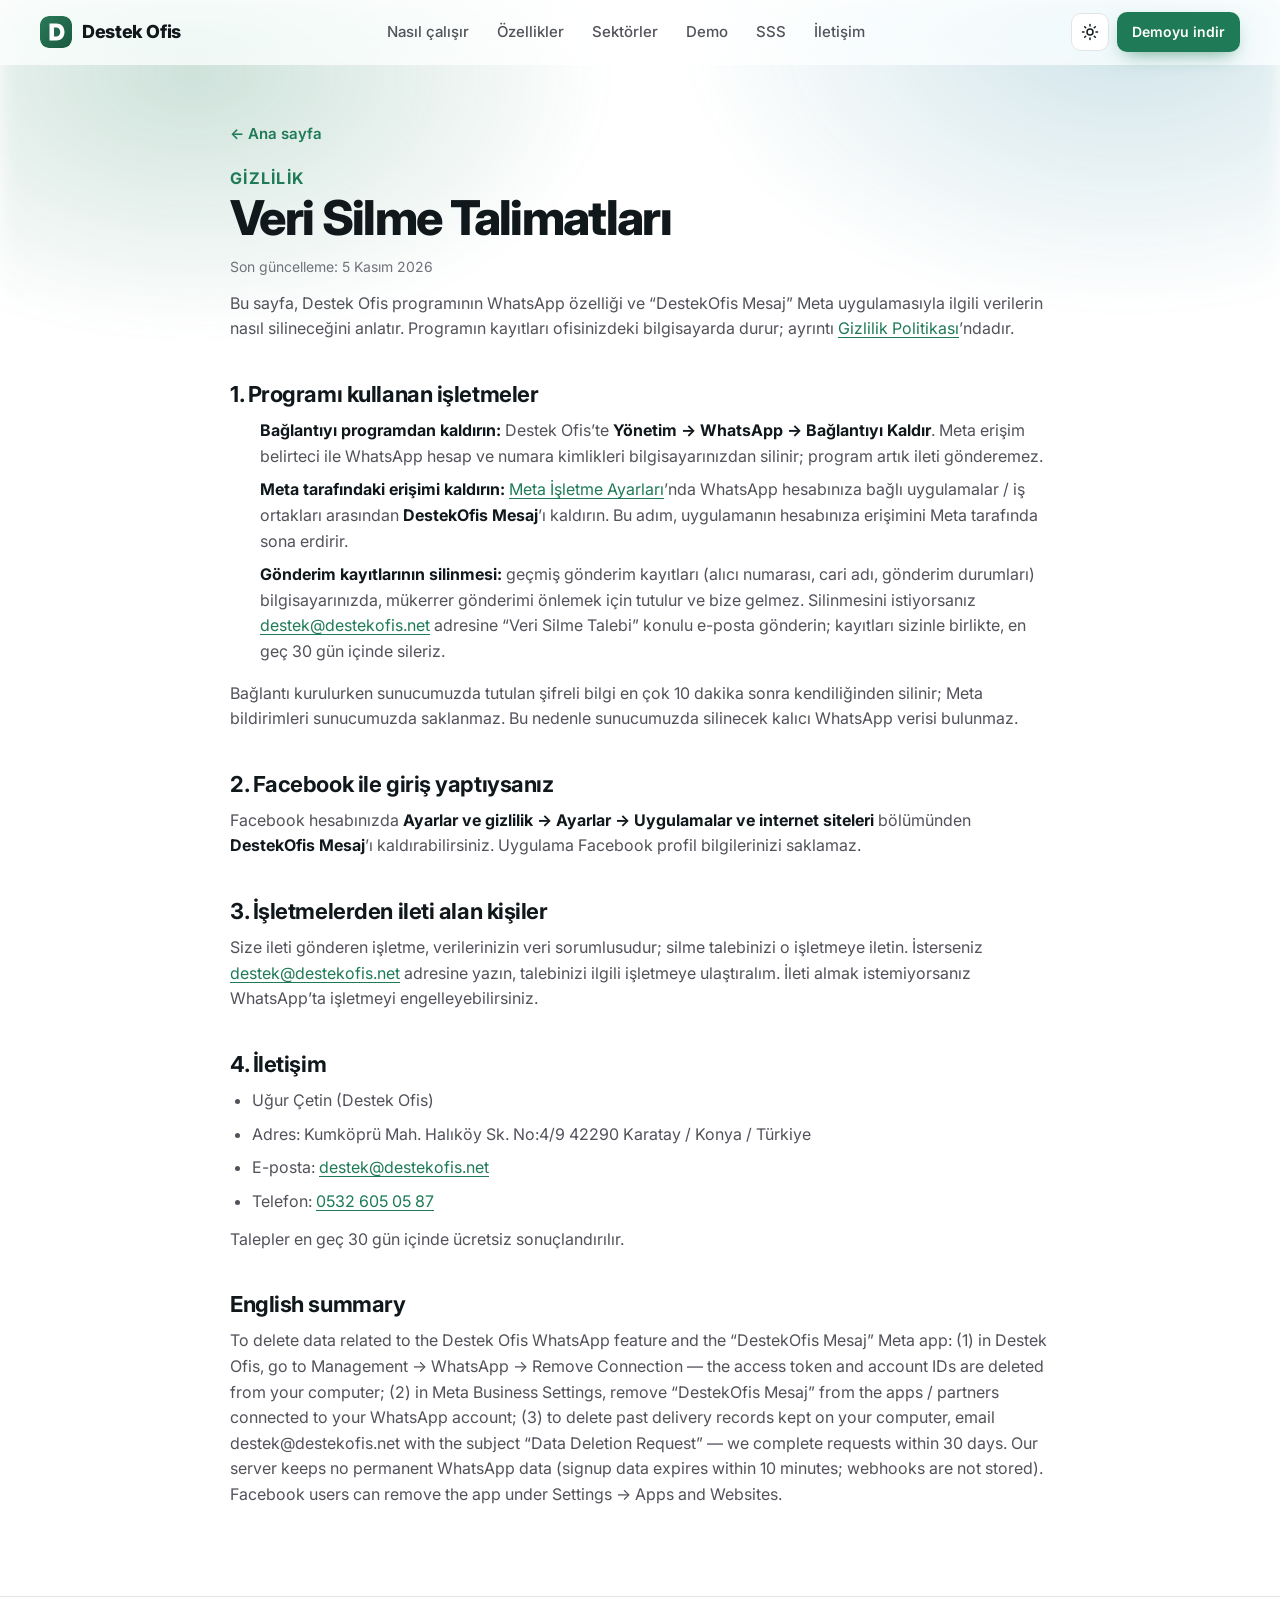
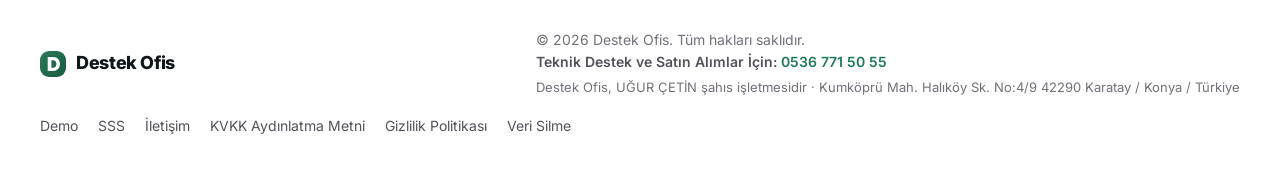
<file: web/veri-silme.html>
<!doctype html>
<html lang="tr">
<head>
  <meta charset="utf-8">
  <meta name="viewport" content="width=device-width, initial-scale=1">
  <title>Veri Silme Talimatları — Destek Ofis</title>
  <meta name="description" content="Destek Ofis WhatsApp özelliği ve DestekOfis Mesaj uygulamasıyla ilgili verilerin silinmesi.">
  <meta name="theme-color" content="#1f7a57">
  <link rel="icon" href="assets/favicon.svg" type="image/svg+xml">
  <link rel="preconnect" href="https://fonts.googleapis.com">
  <link rel="preconnect" href="https://fonts.gstatic.com" crossorigin>
  <link href="https://fonts.googleapis.com/css2?family=Inter:wght@400;500;600;700;800&display=swap" rel="stylesheet">
  <link rel="stylesheet" href="assets/style.css">
</head>
<body>
  <div class="bg-glow" aria-hidden="true"></div>

  <header class="nav" id="top">
    <div class="container nav-inner">
      <a href="/" class="brand" aria-label="Destek Ofis ana sayfa">
        <img src="assets/favicon.svg" alt="" width="32" height="32">
        <span>Destek Ofis</span>
      </a>
      <nav class="nav-links" id="navLinks" aria-label="Ana menü">
        <a href="/#nasil">Nasıl çalışır</a>
        <a href="/#ozellikler">Özellikler</a>
        <a href="/#sektorler">Sektörler</a>
        <a href="/#demo">Demo</a>
        <a href="/#sss">SSS</a>
        <a href="/#iletisim">İletişim</a>
      </nav>
      <div class="nav-actions">
        <button class="icon-btn" id="themeToggle" aria-label="Tema değiştir" title="Tema değiştir">
          <svg class="i-sun" viewBox="0 0 24 24" width="18" height="18" fill="none" stroke="currentColor" stroke-width="2" stroke-linecap="round"><circle cx="12" cy="12" r="4"/><path d="M12 2v2M12 20v2M4.9 4.9l1.4 1.4M17.7 17.7l1.4 1.4M2 12h2M20 12h2M4.9 19.1l1.4-1.4M17.7 6.3l1.4-1.4"/></svg>
          <svg class="i-moon" viewBox="0 0 24 24" width="18" height="18" fill="none" stroke="currentColor" stroke-width="2" stroke-linecap="round"><path d="M21 12.8A9 9 0 1 1 11.2 3a7 7 0 0 0 9.8 9.8z"/></svg>
        </button>
        <a href="/#indir" class="btn btn-primary btn-sm">Demoyu indir</a>
        <button class="icon-btn menu-btn" id="menuBtn" aria-label="Menüyü aç" aria-expanded="false" aria-controls="navLinks">
          <svg viewBox="0 0 24 24" width="20" height="20" fill="none" stroke="currentColor" stroke-width="2" stroke-linecap="round"><path d="M4 7h16M4 12h16M4 17h16"/></svg>
        </button>
      </div>
    </div>
  </header>

  <main class="legal">
    <div class="container narrow">
      <a href="/" class="back-link">← Ana sayfa</a>
      <p class="eyebrow">Gizlilik</p>
      <h1>Veri Silme Talimatları</h1>
      <p class="updated">Son güncelleme: 5 Kasım 2026</p>

      <p>Bu sayfa, Destek Ofis programının WhatsApp özelliği ve “DestekOfis Mesaj” Meta uygulamasıyla ilgili verilerin nasıl silineceğini anlatır. Programın kayıtları ofisinizdeki bilgisayarda durur; ayrıntı <a href="/gizlilik">Gizlilik Politikası</a>’ndadır.</p>

      <h2>1. Programı kullanan işletmeler</h2>
      <ol>
        <li><b>Bağlantıyı programdan kaldırın:</b> Destek Ofis’te <b>Yönetim → WhatsApp → Bağlantıyı Kaldır</b>. Meta erişim belirteci ile WhatsApp hesap ve numara kimlikleri bilgisayarınızdan silinir; program artık ileti gönderemez.</li>
        <li><b>Meta tarafındaki erişimi kaldırın:</b> <a href="https://business.facebook.com/settings" rel="noopener" target="_blank">Meta İşletme Ayarları</a>’nda WhatsApp hesabınıza bağlı uygulamalar / iş ortakları arasından <b>DestekOfis Mesaj</b>’ı kaldırın. Bu adım, uygulamanın hesabınıza erişimini Meta tarafında sona erdirir.</li>
        <li><b>Gönderim kayıtlarının silinmesi:</b> geçmiş gönderim kayıtları (alıcı numarası, cari adı, gönderim durumları) bilgisayarınızda, mükerrer gönderimi önlemek için tutulur ve bize gelmez. Silinmesini istiyorsanız <a href="mailto:destek@destekofis.net?subject=Veri%20Silme%20Talebi">destek@destekofis.net</a> adresine “Veri Silme Talebi” konulu e-posta gönderin; kayıtları sizinle birlikte, en geç 30 gün içinde sileriz.</li>
      </ol>
      <p>Bağlantı kurulurken sunucumuzda tutulan şifreli bilgi en çok 10 dakika sonra kendiliğinden silinir; Meta bildirimleri sunucumuzda saklanmaz. Bu nedenle sunucumuzda silinecek kalıcı WhatsApp verisi bulunmaz.</p>

      <h2>2. Facebook ile giriş yaptıysanız</h2>
      <p>Facebook hesabınızda <b>Ayarlar ve gizlilik → Ayarlar → Uygulamalar ve internet siteleri</b> bölümünden <b>DestekOfis Mesaj</b>’ı kaldırabilirsiniz. Uygulama Facebook profil bilgilerinizi saklamaz.</p>

      <h2>3. İşletmelerden ileti alan kişiler</h2>
      <p>Size ileti gönderen işletme, verilerinizin veri sorumlusudur; silme talebinizi o işletmeye iletin. İsterseniz <a href="mailto:destek@destekofis.net?subject=Veri%20Silme%20Talebi">destek@destekofis.net</a> adresine yazın, talebinizi ilgili işletmeye ulaştıralım. İleti almak istemiyorsanız WhatsApp’ta işletmeyi engelleyebilirsiniz.</p>

      <h2>4. İletişim</h2>
      <ul>
        <li>Uğur Çetin (Destek Ofis)</li>
        <li>Adres: Kumköprü Mah. Halıköy Sk. No:4/9 42290 Karatay / Konya / Türkiye</li>
        <li>E-posta: <a href="mailto:destek@destekofis.net">destek@destekofis.net</a></li>
        <li>Telefon: <a href="tel:+905326050587">0532 605 05 87</a></li>
      </ul>
      <p>Talepler en geç 30 gün içinde ücretsiz sonuçlandırılır.</p>

      <h2 lang="en">English summary</h2>
      <p lang="en">To delete data related to the Destek Ofis WhatsApp feature and the “DestekOfis Mesaj” Meta app: (1) in Destek Ofis, go to Management → WhatsApp → Remove Connection — the access token and account IDs are deleted from your computer; (2) in Meta Business Settings, remove “DestekOfis Mesaj” from the apps / partners connected to your WhatsApp account; (3) to delete past delivery records kept on your computer, email destek@destekofis.net with the subject “Data Deletion Request” — we complete requests within 30 days. Our server keeps no permanent WhatsApp data (signup data expires within 10 minutes; webhooks are not stored). Facebook users can remove the app under Settings → Apps and Websites.</p>
    </div>
  </main>

  <footer class="footer">
    <div class="container footer-inner">
      <a href="/" class="brand"><img src="assets/favicon.svg" alt="" width="26" height="26"><span>Destek Ofis</span></a>
      <p>© <span id="year">2026</span> Destek Ofis. Tüm hakları saklıdır.<br><span class="footer-support">Teknik Destek ve Satın Alımlar İçin: <a href="tel:+905367715055">0536 771 50 55</a></span><br><span class="footer-legal">Destek Ofis, UĞUR ÇETİN şahıs işletmesidir · Kumköprü Mah. Halıköy Sk. No:4/9 42290 Karatay / Konya / Türkiye</span></p>
      <nav aria-label="Alt menü"><a href="/#demo">Demo</a><a href="/#sss">SSS</a><a href="/#iletisim">İletişim</a><a href="/kvkk">KVKK Aydınlatma Metni</a><a href="/gizlilik">Gizlilik Politikası</a><a href="/veri-silme" aria-current="page">Veri Silme</a></nav>
    </div>
  </footer>

  <div class="toast" id="toast" role="status" aria-live="polite"></div>
  <script src="assets/main.js"></script>
</body>
</html>
</file>
<file: web/assets/style.css>
/* Destek Ofis — tanıtım sitesi. HeroUI görsel dilinden esinlenilmiştir. */

:root {
  --bg: #ffffff;
  --bg-soft: #f4f4f5;
  --surface: #ffffff;
  --surface-2: #fafafa;
  --border: #e4e4e7;
  --text: #11181c;
  --muted: #52525b;
  --faint: #71717a;
  --primary: #1f7a57;
  --primary-600: #196347;
  --primary-soft: #e3f3ea;
  --on-primary: #ffffff;
  --accent: #0e7490;
  --grad-a: #1f7a57;
  --grad-b: #0e7490;
  --ok-bg: #dcfce7;  --ok: #166534;
  --info-bg: #dbeafe; --info: #1e40af;
  --warn-bg: #fef3c7; --warn: #92400e;
  --shadow-sm: 0 1px 2px rgba(0,0,0,.05), 0 1px 3px rgba(0,0,0,.06);
  --shadow: 0 0 1px rgba(0,0,0,.08), 0 8px 24px -6px rgba(0,0,0,.10);
  --shadow-lg: 0 0 1px rgba(0,0,0,.10), 0 30px 60px -20px rgba(15,40,30,.28);
  --radius: 14px;
  --radius-lg: 22px;
  color-scheme: light;
}

@media (prefers-color-scheme: dark) {
  :root:not([data-theme="light"]) {
    --bg: #0b0b0d; --bg-soft: #141417; --surface: #17171a; --surface-2: #1c1c20;
    --border: #2a2a2f; --text: #ececee; --muted: #a1a1aa; --faint: #8b8b94;
    --primary: #34b27f; --primary-600: #45c98f; --on-primary: #06140e; --primary-soft: #11281f;
    --accent: #22b8cf; --grad-a: #45c98f; --grad-b: #38bdf8;
    --ok-bg: #0f2a1c; --ok: #6ee7a8; --info-bg: #10223f; --info: #93c5fd; --warn-bg: #2d2008; --warn: #fcd34d;
    --shadow: 0 0 1px rgba(255,255,255,.08), 0 8px 24px -6px rgba(0,0,0,.6);
    --shadow-lg: 0 0 1px rgba(255,255,255,.12), 0 30px 60px -20px rgba(0,0,0,.8);
    color-scheme: dark;
  }
}
:root[data-theme="dark"] {
  --bg: #0b0b0d; --bg-soft: #141417; --surface: #17171a; --surface-2: #1c1c20;
  --border: #2a2a2f; --text: #ececee; --muted: #a1a1aa; --faint: #8b8b94;
  --primary: #34b27f; --primary-600: #45c98f; --on-primary: #06140e; --primary-soft: #11281f;
  --accent: #22b8cf; --grad-a: #45c98f; --grad-b: #38bdf8;
  --ok-bg: #0f2a1c; --ok: #6ee7a8; --info-bg: #10223f; --info: #93c5fd; --warn-bg: #2d2008; --warn: #fcd34d;
  --shadow: 0 0 1px rgba(255,255,255,.08), 0 8px 24px -6px rgba(0,0,0,.6);
  --shadow-lg: 0 0 1px rgba(255,255,255,.12), 0 30px 60px -20px rgba(0,0,0,.8);
  color-scheme: dark;
}

*, *::before, *::after { box-sizing: border-box; }
html { scroll-behavior: smooth; scroll-padding-top: 80px; }
body {
  margin: 0;
  font-family: Inter, ui-sans-serif, system-ui, -apple-system, "Segoe UI", Roboto, sans-serif;
  background: var(--bg);
  color: var(--text);
  line-height: 1.6;
  -webkit-font-smoothing: antialiased;
  overflow-x: hidden;
}
img, svg { display: block; }
a { color: inherit; text-decoration: none; }
h1, h2, h3 { margin: 0; letter-spacing: -0.03em; line-height: 1.1; }
p { margin: 0; }
ul { margin: 0; padding: 0; list-style: none; }

.container { width: min(1200px, 100% - 32px); margin-inline: auto; }
.narrow { width: min(820px, 100% - 32px); }
.center { text-align: center; justify-content: center; }

.bg-glow {
  position: absolute; inset: 0 0 auto 0; height: 900px; pointer-events: none; z-index: -1;
  background:
    radial-gradient(600px 380px at 15% 8%, color-mix(in srgb, var(--grad-a) 22%, transparent), transparent 70%),
    radial-gradient(640px 420px at 88% 2%, color-mix(in srgb, var(--grad-b) 20%, transparent), transparent 70%);
  filter: blur(10px);
}

/* ---------- Butonlar ---------- */
.btn {
  display: inline-flex; align-items: center; justify-content: center; gap: 10px;
  font-weight: 600; font-size: 15px; border-radius: 12px; padding: 11px 18px;
  border: 1px solid transparent; cursor: pointer; white-space: nowrap;
  transition: transform .15s ease, background .2s ease, box-shadow .2s ease, border-color .2s ease;
}
.btn:active { transform: scale(.97); }
.btn svg { width: 18px; height: 18px; fill: none; stroke: currentColor; stroke-width: 2; stroke-linecap: round; stroke-linejoin: round; }
.btn-sm { padding: 8px 14px; font-size: 14px; border-radius: 10px; }
.btn-lg { padding: 14px 24px; font-size: 16px; border-radius: 14px; }
.btn-block { width: 100%; }
.btn-primary { background: var(--primary); color: var(--on-primary); box-shadow: 0 8px 20px -8px color-mix(in srgb, var(--primary) 70%, transparent); }
.btn-primary:hover { background: var(--primary-600); }
.btn-ghost { background: var(--surface); color: var(--text); border-color: var(--border); }
.btn-ghost:hover { background: var(--bg-soft); }
.btn-white { background: #fff; color: #11181c; }
.btn-white:hover { background: #f1f5f3; }
.btn-outline-white { color: #fff; border-color: rgba(255,255,255,.45); }
.btn-outline-white:hover { background: rgba(255,255,255,.1); }
:focus-visible { outline: 2px solid var(--primary); outline-offset: 3px; border-radius: 8px; }

.icon-btn {
  display: inline-grid; place-items: center; width: 38px; height: 38px; border-radius: 10px;
  border: 1px solid var(--border); background: var(--surface); color: var(--text); cursor: pointer;
}
.icon-btn:hover { background: var(--bg-soft); }
.i-moon { display: none; }
:root[data-theme="dark"] .i-sun { display: none; }
:root[data-theme="dark"] .i-moon { display: block; }
@media (prefers-color-scheme: dark) {
  :root:not([data-theme="light"]) .i-sun { display: none; }
  :root:not([data-theme="light"]) .i-moon { display: block; }
}

/* ---------- Menü ---------- */
.nav {
  position: sticky; top: 0; z-index: 50;
  background: color-mix(in srgb, var(--bg) 72%, transparent);
  backdrop-filter: saturate(180%) blur(14px); -webkit-backdrop-filter: saturate(180%) blur(14px);
  border-bottom: 1px solid transparent; transition: border-color .2s, box-shadow .2s;
}
.nav.scrolled { border-bottom-color: var(--border); }
.nav-inner { display: flex; align-items: center; gap: 24px; height: 64px; }
.brand { display: flex; align-items: center; gap: 10px; font-weight: 800; font-size: 18px; letter-spacing: -0.02em; }
.brand img { border-radius: 9px; }
.nav-links { display: flex; gap: 4px; margin-inline: auto; }
.nav-links a { padding: 8px 12px; border-radius: 10px; font-size: 15px; font-weight: 500; color: var(--muted); }
.nav-links a:hover { color: var(--text); background: var(--bg-soft); }
.nav-actions { display: flex; align-items: center; gap: 8px; }
.menu-btn { display: none; }

@media (max-width: 860px) {
  .menu-btn { display: inline-grid; }
  .nav-actions .btn { display: none; }
  .nav-actions { margin-left: auto; }
  .nav-links {
    display: none; position: absolute; top: 64px; left: 0; right: 0; flex-direction: column;
    padding: 12px 16px 16px; background: var(--bg); border-bottom: 1px solid var(--border); box-shadow: var(--shadow);
  }
  .nav-links.open { display: flex; }
  .nav-links a { padding: 12px; font-size: 16px; }
}

/* ---------- Hero ---------- */
.hero { padding: 72px 0 40px; }
.hero-inner { display: flex; flex-direction: column; align-items: center; text-align: center; }
.chip {
  display: inline-flex; align-items: center; gap: 8px; padding: 6px 14px; border-radius: 999px;
  border: 1px solid var(--border); background: var(--surface); font-size: 14px; font-weight: 500; color: var(--muted);
  box-shadow: var(--shadow-sm);
}
.chip .dot { width: 8px; height: 8px; border-radius: 50%; background: var(--primary); box-shadow: 0 0 0 4px var(--primary-soft); }
.hero h1 { margin-top: 24px; font-size: clamp(44px, 8vw, 88px); font-weight: 800; letter-spacing: -0.045em; line-height: 1.02; }
.grad {
  background: linear-gradient(100deg, var(--grad-a), var(--grad-b));
  -webkit-background-clip: text; background-clip: text; color: transparent;
}
.lead { margin-top: 24px; max-width: 720px; font-size: clamp(17px, 2vw, 20px); color: var(--muted); }
.cta-row { display: flex; flex-wrap: wrap; gap: 12px; margin-top: 32px; }
.cta-row.center { justify-content: center; }
.hero-points { display: flex; flex-wrap: wrap; justify-content: center; gap: 8px 24px; margin-top: 24px; color: var(--muted); font-size: 15px; }
.hero-points li { display: flex; align-items: center; gap: 8px; }
.hero-points svg { width: 18px; height: 18px; fill: none; stroke: var(--primary); stroke-width: 2.5; stroke-linecap: round; stroke-linejoin: round; }

/* ---------- Ürün görseli ---------- */
.mock {
  width: 100%; max-width: 1040px; margin-top: 56px; text-align: left;
  border-radius: var(--radius-lg); border: 1px solid var(--border); background: var(--surface);
  box-shadow: var(--shadow-lg); overflow: hidden;
}
.mock-bar { display: flex; align-items: center; gap: 7px; padding: 12px 16px; border-bottom: 1px solid var(--border); background: var(--surface-2); }
.mock-bar > span { width: 11px; height: 11px; border-radius: 50%; background: var(--border); }
.mock-bar > span:nth-child(1) { background: #f87171; }
.mock-bar > span:nth-child(2) { background: #fbbf24; }
.mock-bar > span:nth-child(3) { background: #34d399; }
.mock-url { margin-left: 12px; padding: 4px 12px; border-radius: 8px; background: var(--bg-soft); color: var(--faint); font-size: 13px; }
.mock-body { padding: 20px; display: flex; flex-direction: column; gap: 16px; }
.mock-top { display: flex; align-items: center; gap: 12px; }
.mock-search {
  flex: 1; display: flex; align-items: center; gap: 10px; padding: 10px 14px; border-radius: 12px;
  background: var(--bg-soft); color: var(--faint); font-size: 14px;
}
.mock-search svg { width: 16px; height: 16px; fill: none; stroke: currentColor; stroke-width: 2; stroke-linecap: round; }
.mock-user { width: 38px; height: 38px; border-radius: 50%; display: grid; place-items: center; font-size: 13px; font-weight: 700; color: #fff; background: linear-gradient(145deg, #2f8061, #1d5b45); }
.mock-tabs { display: inline-flex; flex-wrap: wrap; gap: 4px; padding: 4px; border-radius: 12px; background: var(--bg-soft); align-self: flex-start; }
.mock-tabs span { padding: 6px 12px; border-radius: 9px; font-size: 13px; font-weight: 500; color: var(--muted); }
.mock-tabs span b { font-weight: 600; color: var(--faint); margin-left: 4px; }
.mock-tabs .on { background: var(--surface); color: var(--text); box-shadow: var(--shadow-sm); }
.mock-stats { display: grid; grid-template-columns: repeat(4, 1fr); gap: 12px; }
.mock-stats > div { padding: 14px 16px; border-radius: 14px; border: 1px solid var(--border); display: flex; flex-direction: column; gap: 2px; }
.mock-stats small { font-size: 12px; color: var(--faint); font-weight: 500; }
.mock-stats strong { font-size: 22px; letter-spacing: -0.02em; }
.mock-stats em { font-style: normal; font-size: 12px; color: var(--faint); }
.mock-stats em.up { color: var(--ok); }
.mock-stats em.warn { color: var(--warn); }
.mock-table { border: 1px solid var(--border); border-radius: 14px; overflow: hidden; font-size: 14px; }
.tr { display: grid; grid-template-columns: 1fr 1.4fr 1fr 1fr 1.1fr; align-items: center; padding: 12px 16px; border-top: 1px solid var(--border); }
.tr span { overflow: hidden; text-overflow: ellipsis; white-space: nowrap; padding-right: 8px; }
.tr.th { border-top: 0; background: var(--surface-2); font-size: 12px; font-weight: 600; color: var(--faint); text-transform: uppercase; letter-spacing: .04em; }
.tr.sel { background: var(--primary-soft); box-shadow: inset 3px 0 0 var(--primary); font-weight: 600; }
.pill { font-style: normal; display: inline-block; padding: 3px 10px; border-radius: 999px; font-size: 12px; font-weight: 600; }
.pill.ok { background: var(--ok-bg); color: var(--ok); }
.pill.info { background: var(--info-bg); color: var(--info); }
.pill.warn { background: var(--warn-bg); color: var(--warn); }

@media (max-width: 720px) {
  .hide-sm { display: none !important; }
  .mock-stats { grid-template-columns: 1fr 1fr; }
  .tr { grid-template-columns: 1fr 1.3fr 1fr 1.2fr; padding: 10px 12px; font-size: 13px; }
  .mock-body { padding: 14px; }
  .mock-url { display: none; }
}

/* ---------- Sektör şeridi ---------- */
.strip { padding: 40px 0 16px; }
.strip p { text-align: center; font-size: 14px; font-weight: 500; color: var(--faint); }
.marquee { margin-top: 16px; overflow: hidden; mask-image: linear-gradient(90deg, transparent, #000 12%, #000 88%, transparent); -webkit-mask-image: linear-gradient(90deg, transparent, #000 12%, #000 88%, transparent); }
.marquee-track { display: flex; gap: 48px; width: max-content; animation: slide 36s linear infinite; }
.marquee-track span { font-size: 20px; font-weight: 700; color: var(--muted); letter-spacing: -0.02em; white-space: nowrap; }
@keyframes slide { to { transform: translateX(-50%); } }
@media (prefers-reduced-motion: reduce) { .marquee-track { animation: none; flex-wrap: wrap; width: auto; justify-content: center; gap: 12px 32px; } .marquee-track [aria-hidden] { display: none; } }

/* ---------- Bölümler ---------- */
.section { padding: 88px 0; }
.eyebrow { font-size: 14px; font-weight: 700; letter-spacing: .08em; text-transform: uppercase; color: var(--primary); }
.eyebrow.light { color: #bff0d6; }
.section-head { max-width: 760px; margin-bottom: 48px; }
.section-head.center { margin-inline: auto; text-align: center; }
.section-head h2 { margin-top: 12px; font-size: clamp(32px, 4.6vw, 52px); font-weight: 800; }
.sub { margin-top: 16px; font-size: 18px; color: var(--muted); }
.muted { color: var(--faint); }

.statement { padding: 96px 0 24px; }
.statement h2 { margin-top: 16px; font-size: clamp(30px, 5vw, 60px); font-weight: 800; max-width: 1000px; letter-spacing: -0.04em; }

.card {
  background: var(--surface); border: 1px solid var(--border); border-radius: var(--radius-lg);
  padding: 28px; box-shadow: var(--shadow-sm); transition: transform .2s ease, box-shadow .2s ease, border-color .2s;
}
.card:hover { transform: translateY(-2px); box-shadow: var(--shadow); }
.card h3 { font-size: 20px; font-weight: 700; letter-spacing: -0.02em; }
.card p { margin-top: 8px; color: var(--muted); font-size: 16px; }

.steps { display: grid; grid-template-columns: repeat(3, 1fr); gap: 20px; }
.step-no { display: inline-block; font-size: 14px; font-weight: 700; color: var(--primary); background: var(--primary-soft); padding: 4px 10px; border-radius: 8px; margin-bottom: 20px; }
.step h3 { font-size: 26px; }
.step-accent { background: linear-gradient(145deg, #1f7a57, #145a73); border-color: transparent; color: #fff; }
.step-accent p { color: #d7efe4; }
.step-accent .step-no { background: rgba(255,255,255,.16); color: #fff; }

.bento { display: grid; grid-template-columns: repeat(4, 1fr); gap: 20px; }
.b-wide { grid-column: span 2; }
.b-dark { background: #0f1f19; border-color: #0f1f19; color: #fff; }
.b-dark p { color: #b7cfc4; }
.b-dark .ico { background: rgba(255,255,255,.1); color: #7ee2b3; }
.ico { width: 44px; height: 44px; border-radius: 12px; display: grid; place-items: center; background: var(--primary-soft); color: var(--primary); margin-bottom: 18px; }
.ico svg { width: 22px; height: 22px; fill: none; stroke: currentColor; stroke-width: 2; stroke-linecap: round; stroke-linejoin: round; }

.sectors { display: grid; grid-template-columns: repeat(3, 1fr); gap: 20px; }
.tags { display: flex; flex-wrap: wrap; gap: 8px; margin-top: 16px; }
.tags i { font-style: normal; font-size: 13px; font-weight: 500; padding: 5px 11px; border-radius: 999px; background: var(--bg-soft); color: var(--muted); border: 1px solid var(--border); }

.trust { background: var(--bg-soft); }
.trust-inner { display: grid; grid-template-columns: 1fr 1.1fr; gap: 56px; align-items: start; }
.trust-copy h2 { margin-top: 12px; font-size: clamp(32px, 4.4vw, 50px); font-weight: 800; }
.trust-list { display: flex; flex-direction: column; gap: 12px; }
.trust-list li { display: flex; flex-direction: column; gap: 2px; padding: 18px 22px 18px 52px; position: relative; background: var(--surface); border: 1px solid var(--border); border-radius: var(--radius); }
.trust-list li::before {
  content: ""; position: absolute; left: 18px; top: 21px; width: 20px; height: 20px; border-radius: 50%;
  background: var(--primary) url("data:image/svg+xml,%3Csvg xmlns='http://www.w3.org/2000/svg' viewBox='0 0 24 24' fill='none' stroke='white' stroke-width='3' stroke-linecap='round' stroke-linejoin='round'%3E%3Cpath d='M5 12l5 5L20 7'/%3E%3C/svg%3E") center / 12px no-repeat;
}
.trust-list b { font-size: 17px; }
.trust-list span { color: var(--muted); font-size: 15px; }

.numbers { display: grid; grid-template-columns: repeat(4, 1fr); gap: 20px; }
.numbers > div { padding: 28px; border-radius: var(--radius-lg); border: 1px solid var(--border); background: var(--surface); }
.numbers strong { display: block; font-size: clamp(48px, 6vw, 72px); font-weight: 800; letter-spacing: -0.05em; line-height: 1; }
.numbers > div:nth-child(odd) strong { background: linear-gradient(100deg, var(--grad-a), var(--grad-b)); -webkit-background-clip: text; background-clip: text; color: transparent; }
.numbers span { display: block; margin-top: 10px; color: var(--muted); font-size: 16px; }

.plans { display: grid; grid-template-columns: repeat(3, 1fr); gap: 20px; align-items: stretch; }
.plan { display: flex; flex-direction: column; gap: 6px; position: relative; padding: 32px; }
.plan h3 { font-size: 18px; color: var(--muted); }
.price { font-size: 36px !important; font-weight: 800; color: var(--text) !important; letter-spacing: -0.03em; margin-top: 4px !important; }
.price small { font-size: 15px; font-weight: 500; color: var(--faint); }
.plan-sub { margin-top: 0 !important; }
.plan ul { display: flex; flex-direction: column; gap: 10px; margin: 20px 0 28px; flex: 1; }
.plan li { position: relative; padding-left: 28px; font-size: 15px; }
.plan li::before {
  content: ""; position: absolute; left: 0; top: 3px; width: 18px; height: 18px; border-radius: 50%;
  background: var(--primary-soft) url("data:image/svg+xml,%3Csvg xmlns='http://www.w3.org/2000/svg' viewBox='0 0 24 24' fill='none' stroke='%231f7a57' stroke-width='3' stroke-linecap='round' stroke-linejoin='round'%3E%3Cpath d='M5 12l5 5L20 7'/%3E%3C/svg%3E") center / 11px no-repeat;
}
.plan-pro { border: 2px solid var(--primary); box-shadow: 0 20px 50px -24px color-mix(in srgb, var(--primary) 60%, transparent); }
.badge { position: absolute; top: -13px; left: 32px; padding: 4px 12px; border-radius: 999px; background: var(--primary); color: var(--on-primary); font-size: 12px; font-weight: 700; }

.demo-grid { display: grid; grid-template-columns: 1fr 1.25fr; gap: 20px; align-items: stretch; }
.after { display: flex; flex-direction: column; gap: 20px; padding: 32px; }
.after-steps { display: flex; flex-direction: column; gap: 16px; counter-reset: after; }
.after-steps li { position: relative; padding-left: 44px; display: flex; flex-direction: column; gap: 2px; counter-increment: after; }
.after-steps li::before {
  content: counter(after); position: absolute; left: 0; top: 0; width: 30px; height: 30px; border-radius: 10px;
  display: grid; place-items: center; font-size: 14px; font-weight: 700; background: var(--primary-soft); color: var(--primary);
}
.after-steps b { font-size: 16px; }
.after-steps span { color: var(--muted); font-size: 15px; }
.contact-lines { display: grid; grid-template-columns: 1fr 1fr; gap: 12px; margin-top: auto; }
.contact-line {
  display: flex; align-items: center; gap: 12px; padding: 14px 16px; border-radius: var(--radius);
  border: 1px solid var(--border); background: var(--surface-2); font-weight: 600; font-size: 15px; min-width: 0;
  transition: border-color .2s, background .2s;
}
.contact-line:hover { border-color: var(--primary); background: var(--primary-soft); }
.contact-line svg { flex: none; width: 20px; height: 20px; fill: none; stroke: var(--primary); stroke-width: 2; stroke-linecap: round; stroke-linejoin: round; }
.contact-line span { display: flex; flex-direction: column; min-width: 0; overflow-wrap: break-word; }
.contact-line small { font-size: 12px; font-weight: 500; color: var(--faint); }

.contact-cards { display: grid; grid-template-columns: repeat(2, minmax(0, 340px)); justify-content: center; gap: 16px; margin-top: 36px; }
.contact-card { display: flex; flex-direction: column; align-items: center; gap: 4px; padding: 28px 20px; text-align: center; }
.contact-card .ico { margin-bottom: 10px; }
.contact-card small { font-size: 13px; font-weight: 600; color: var(--faint); text-transform: uppercase; letter-spacing: .06em; }
.contact-card strong { font-size: clamp(17px, 2vw, 20px); letter-spacing: -0.01em; overflow-wrap: break-word; max-width: 100%; }
.contact-card:hover { border-color: var(--primary); }
/* Teknik destek ve satın alımlar: iki kartın üstünde, tam genişlikte ve vurgulu. */
.contact-card.is-support { grid-column: 1 / -1; border-color: var(--primary); box-shadow: 0 10px 28px rgba(31, 106, 80, .12); }
.contact-card.is-support strong { font-size: clamp(20px, 2.6vw, 26px); }
.final .sub { margin-inline: auto; }
.legal-note { margin-top: 20px; font-size: 14px; color: var(--faint); }
.legal-note a, .faq details p a { color: var(--primary); text-decoration: underline; text-underline-offset: 3px; }

.download {
  display: grid; grid-template-columns: 1.3fr 1fr; gap: 40px; align-items: center;
  padding: clamp(28px, 5vw, 56px); border-radius: 28px; color: #fff;
  background:
    radial-gradient(500px 300px at 90% 10%, rgba(56,189,248,.35), transparent 70%),
    linear-gradient(140deg, #174f3b, #1f7a57 55%, #145a73);
  box-shadow: var(--shadow-lg);
}
.download h2 { margin-top: 12px; font-size: clamp(30px, 4vw, 46px); font-weight: 800; }
.download p { margin-top: 14px; color: #d7efe4; font-size: 17px; }
.reqs { margin-top: 20px; display: flex; flex-direction: column; gap: 8px; }
.reqs li { font-size: 15px; color: #e6f5ee; padding-left: 18px; position: relative; }
.reqs li::before { content: ""; position: absolute; left: 0; top: 9px; width: 7px; height: 7px; border-radius: 50%; background: #7ee2b3; }
.download-actions { display: flex; flex-direction: column; gap: 12px; }
.download-actions small { color: #cde7db; font-size: 13px; text-align: center; }

.faq { display: flex; flex-direction: column; gap: 12px; }
.faq details { border: 1px solid var(--border); border-radius: var(--radius); background: var(--surface); padding: 4px 20px; transition: box-shadow .2s; }
.faq details[open] { box-shadow: var(--shadow); }
.faq summary { cursor: pointer; list-style: none; padding: 16px 32px 16px 0; font-weight: 600; font-size: 17px; position: relative; }
.faq summary::-webkit-details-marker { display: none; }
.faq summary::after { content: "+"; position: absolute; right: 0; top: 12px; font-size: 24px; font-weight: 400; color: var(--faint); transition: transform .2s; }
.faq details[open] summary::after { transform: rotate(45deg); }
.faq details p { padding: 0 0 18px; color: var(--muted); }

.final { padding: 120px 0; }
.final h2 { font-size: clamp(36px, 6vw, 72px); font-weight: 800; letter-spacing: -0.045em; }

.footer { border-top: 1px solid var(--border); padding: 32px 0; }
.footer-inner { display: flex; align-items: center; justify-content: space-between; gap: 16px; flex-wrap: wrap; }
.footer p { color: var(--faint); font-size: 14px; }
.footer-support { color: var(--muted, var(--faint)); font-weight: 600; }
.footer-support a { color: var(--primary); text-decoration: none; white-space: nowrap; }
.footer-legal { display: inline-block; margin-top: 4px; font-size: 13px; }
.footer nav { display: flex; gap: 20px; font-size: 14px; color: var(--muted); }
.footer nav a:hover { color: var(--text); }

.toast {
  position: fixed; left: 50%; bottom: 24px; transform: translate(-50%, 20px); opacity: 0; pointer-events: none;
  padding: 12px 20px; border-radius: 12px; background: #11181c; color: #fff; font-size: 15px; font-weight: 500;
  box-shadow: var(--shadow-lg); transition: opacity .25s, transform .25s; z-index: 100; max-width: calc(100% - 32px);
}
.toast.show { opacity: 1; transform: translate(-50%, 0); }

.reveal { opacity: 0; transform: translateY(16px); transition: opacity .6s ease, transform .6s ease; }
.reveal.in { opacity: 1; transform: none; }

/* ---------- Yasal metin (KVKK) ---------- */
.legal { padding: 56px 0 88px; }
.legal h1 { font-size: clamp(32px, 5vw, 48px); font-weight: 800; letter-spacing: -0.035em; line-height: 1.1; }
.legal .updated { margin-top: 12px; color: var(--faint); font-size: 14px; }
.legal h2 { margin-top: 40px; font-size: 22px; font-weight: 700; letter-spacing: -0.02em; }
.legal p, .legal li { color: var(--muted); font-size: 16px; }
.legal p { margin-top: 12px; }
.legal ul, .legal ol { margin-top: 12px; display: flex; flex-direction: column; gap: 8px; }
.legal ul { list-style: disc; padding-left: 22px; }
.legal ol { list-style: none; padding-left: 0; }
.legal ol li { position: relative; padding-left: 30px; }
.legal ol li > i { position: absolute; left: 0; font-style: normal; font-weight: 700; color: var(--primary); }
.legal b { color: var(--text); }
.legal a { color: var(--primary); text-decoration: underline; text-underline-offset: 3px; }
.legal .box { margin-top: 20px; padding: 18px 20px; border-radius: var(--radius); background: var(--primary-soft); border: 1px solid color-mix(in srgb, var(--primary) 25%, transparent); }
.legal .box p { margin-top: 0; color: var(--text); }
.table-wrap { margin-top: 16px; overflow-x: auto; border: 1px solid var(--border); border-radius: var(--radius); }
.legal table { width: 100%; min-width: 640px; border-collapse: collapse; font-size: 14.5px; }
.legal th, .legal td { text-align: left; vertical-align: top; padding: 12px 14px; border-top: 1px solid var(--border); color: var(--muted); }
.legal thead th { border-top: 0; background: var(--surface-2); color: var(--faint); font-size: 12px; font-weight: 700; text-transform: uppercase; letter-spacing: .05em; }
.legal td:first-child { color: var(--text); font-weight: 600; }
.legal .eyebrow { color: var(--primary); margin-top: 0; }
.legal .back-link { text-decoration: none; }
.back-link { display: inline-flex; align-items: center; gap: 6px; font-size: 15px; font-weight: 600; color: var(--primary); margin-bottom: 20px; }

/* ---------- Duyarlı yerleşim ---------- */
@media (max-width: 980px) {
  .bento { grid-template-columns: repeat(2, 1fr); }
  .sectors, .plans { grid-template-columns: 1fr 1fr; }
  .numbers { grid-template-columns: 1fr 1fr; }
  .trust-inner, .download, .demo-grid { grid-template-columns: 1fr; }
}
@media (max-width: 640px) {
  .section { padding: 64px 0; }
  .hero { padding-top: 48px; }
  .steps, .bento, .sectors, .plans { grid-template-columns: 1fr; }
  .b-wide { grid-column: auto; }
  .cta-row .btn { flex: 1 1 100%; }
  .numbers > div { padding: 20px; }
  .footer-inner { flex-direction: column; text-align: center; }
  .footer nav { flex-wrap: wrap; justify-content: center; gap: 8px 20px; }
  .contact-lines, .contact-cards { grid-template-columns: 1fr; }
  .after, .plan { padding: 24px; }
}

/* Demo indirme kartı */
.dl-card {
  position: fixed; right: 24px; bottom: 24px; z-index: 60;
  width: min(380px, calc(100vw - 32px));
  padding: 20px 20px 16px;
  border: 1px solid var(--border); border-radius: var(--radius-lg);
  background: var(--surface); color: var(--text);
  box-shadow: var(--shadow-lg);
  opacity: 0; transform: translateY(16px) scale(.98);
  transition: opacity .22s ease, transform .22s ease;
}
.dl-card.show { opacity: 1; transform: none; }
.dl-close {
  position: absolute; top: 10px; right: 10px; width: 32px; height: 32px;
  border: 0; border-radius: 10px; background: transparent; color: var(--faint);
  font-size: 22px; line-height: 1; cursor: pointer;
}
.dl-close:hover, .dl-close:focus-visible { background: var(--bg-soft); color: var(--text); outline: none; }
.dl-head { display: flex; align-items: center; gap: 12px; padding-right: 28px; }
.dl-icon {
  display: grid; place-items: center; flex: none; width: 44px; height: 44px; border-radius: 12px;
  background: var(--primary-soft); color: var(--primary);
}
.dl-icon svg { width: 22px; height: 22px; fill: none; stroke: currentColor; stroke-width: 2; stroke-linecap: round; stroke-linejoin: round; }
.dl-card:not(.started) .dl-icon svg { animation: dl-bob 1s ease-in-out infinite; }
/* Başladıktan sonra: ok yerine onay işareti, hareketli çubuk kalkar (tarayıcı bitişi bildirmez; sahte ilerleme gösterilmez). */
.dl-icon .dl-check, .dl-card.started .dl-icon .dl-arrow { display: none; }
.dl-card.started .dl-icon .dl-check { display: block; }
.dl-card.started .dl-bar { display: none; }
.dl-card.started .dl-head { margin-bottom: 12px; }
@keyframes dl-bob { 0%, 100% { transform: translateY(-2px); } 50% { transform: translateY(2px); } }
.dl-title { margin: 0; font-size: 17px; font-weight: 700; }
.dl-file { margin: 2px 0 0; color: var(--faint); font-size: 13px; }
.dl-bar { position: relative; height: 4px; margin: 14px 0 10px; overflow: hidden; border-radius: 99px; background: var(--bg-soft); }
.dl-bar span {
  position: absolute; inset: 0 auto 0 0; width: 38%; border-radius: inherit;
  background: linear-gradient(90deg, var(--grad-a), var(--grad-b));
  animation: dl-slide 1.3s ease-in-out infinite;
}
@keyframes dl-slide { 0% { left: -40%; } 100% { left: 100%; } }
.dl-where, .dl-platform { margin: 0 0 10px; color: var(--muted); font-size: 13px; line-height: 1.5; }
.dl-platform { padding: 8px 10px; border-radius: 10px; background: var(--warn-bg); color: var(--warn); }
.dl-where kbd {
  padding: 1px 5px; border: 1px solid var(--border); border-bottom-width: 2px; border-radius: 5px;
  background: var(--surface-2); font: 600 11px/1.4 ui-monospace, SFMono-Regular, Menlo, monospace;
}
.dl-steps { margin: 0 0 14px; padding: 0; list-style: none; counter-reset: dl; display: grid; gap: 8px; }
.dl-steps li { position: relative; padding-left: 32px; font-size: 13.5px; line-height: 1.45; color: var(--muted); counter-increment: dl; }
.dl-steps li::before {
  content: counter(dl); position: absolute; left: 0; top: 0; display: grid; place-items: center;
  width: 22px; height: 22px; border-radius: 50%; background: var(--primary); color: var(--on-primary);
  font-size: 12px; font-weight: 700;
}
.dl-steps b { color: var(--text); }
.dl-actions .btn { justify-content: center; }
.dl-actions .btn svg { width: 18px; height: 18px; fill: none; stroke: currentColor; stroke-width: 2; stroke-linecap: round; stroke-linejoin: round; }
.dl-retry { margin: 10px 0 0; color: var(--faint); font-size: 12.5px; text-align: center; }
.dl-retry a { color: var(--primary); }
@media (max-width: 560px) {
  .dl-card { right: 16px; left: 16px; bottom: 16px; width: auto; }
}
@media (prefers-reduced-motion: reduce) {
  .dl-card, .dl-card:not(.started) .dl-icon svg, .dl-bar span { animation: none; transition: none; }
  .dl-bar span { left: 0; width: 100%; opacity: .5; }
}

/* ---------- Mobil (2.4.7) ---------- */
.chip-new { color: var(--text); font-weight: 600; }
.chip-new b { background: var(--primary); color: var(--on-primary, #fff); font-size: 12px; letter-spacing: .06em; padding: 2px 9px; border-radius: 999px; }
.mobile-band { padding-top: 40px; }
.mobile-grid { display: grid; grid-template-columns: 1.05fr .95fr; gap: 56px; align-items: center; }
.mobile-text h2 { margin-top: 12px; font-size: clamp(38px, 5.4vw, 64px); font-weight: 800; letter-spacing: -0.04em; line-height: 1.04; }
.mobile-points { margin-top: 26px; display: grid; gap: 14px; }
.mobile-points li { display: flex; gap: 12px; align-items: flex-start; font-size: 17px; color: var(--muted); }
.mobile-points b { color: var(--text); font-weight: 600; }
.mobile-points svg { width: 22px; height: 22px; flex: none; margin-top: 2px; fill: none; stroke: var(--primary); stroke-width: 2.5; stroke-linecap: round; stroke-linejoin: round; }
.mobile-cta { margin-top: 30px; justify-content: flex-start; }
.mobile-visual { margin: 0; justify-self: center; width: 100%; max-width: 440px; }
.mobile-visual img { display: block; width: 100%; height: auto; border-radius: 24px; box-shadow: 0 30px 60px -24px rgba(9, 40, 30, .45); }
@media (max-width: 860px) {
  .mobile-grid { grid-template-columns: 1fr; gap: 36px; }
  .mobile-visual { max-width: 400px; }
}
</file>
